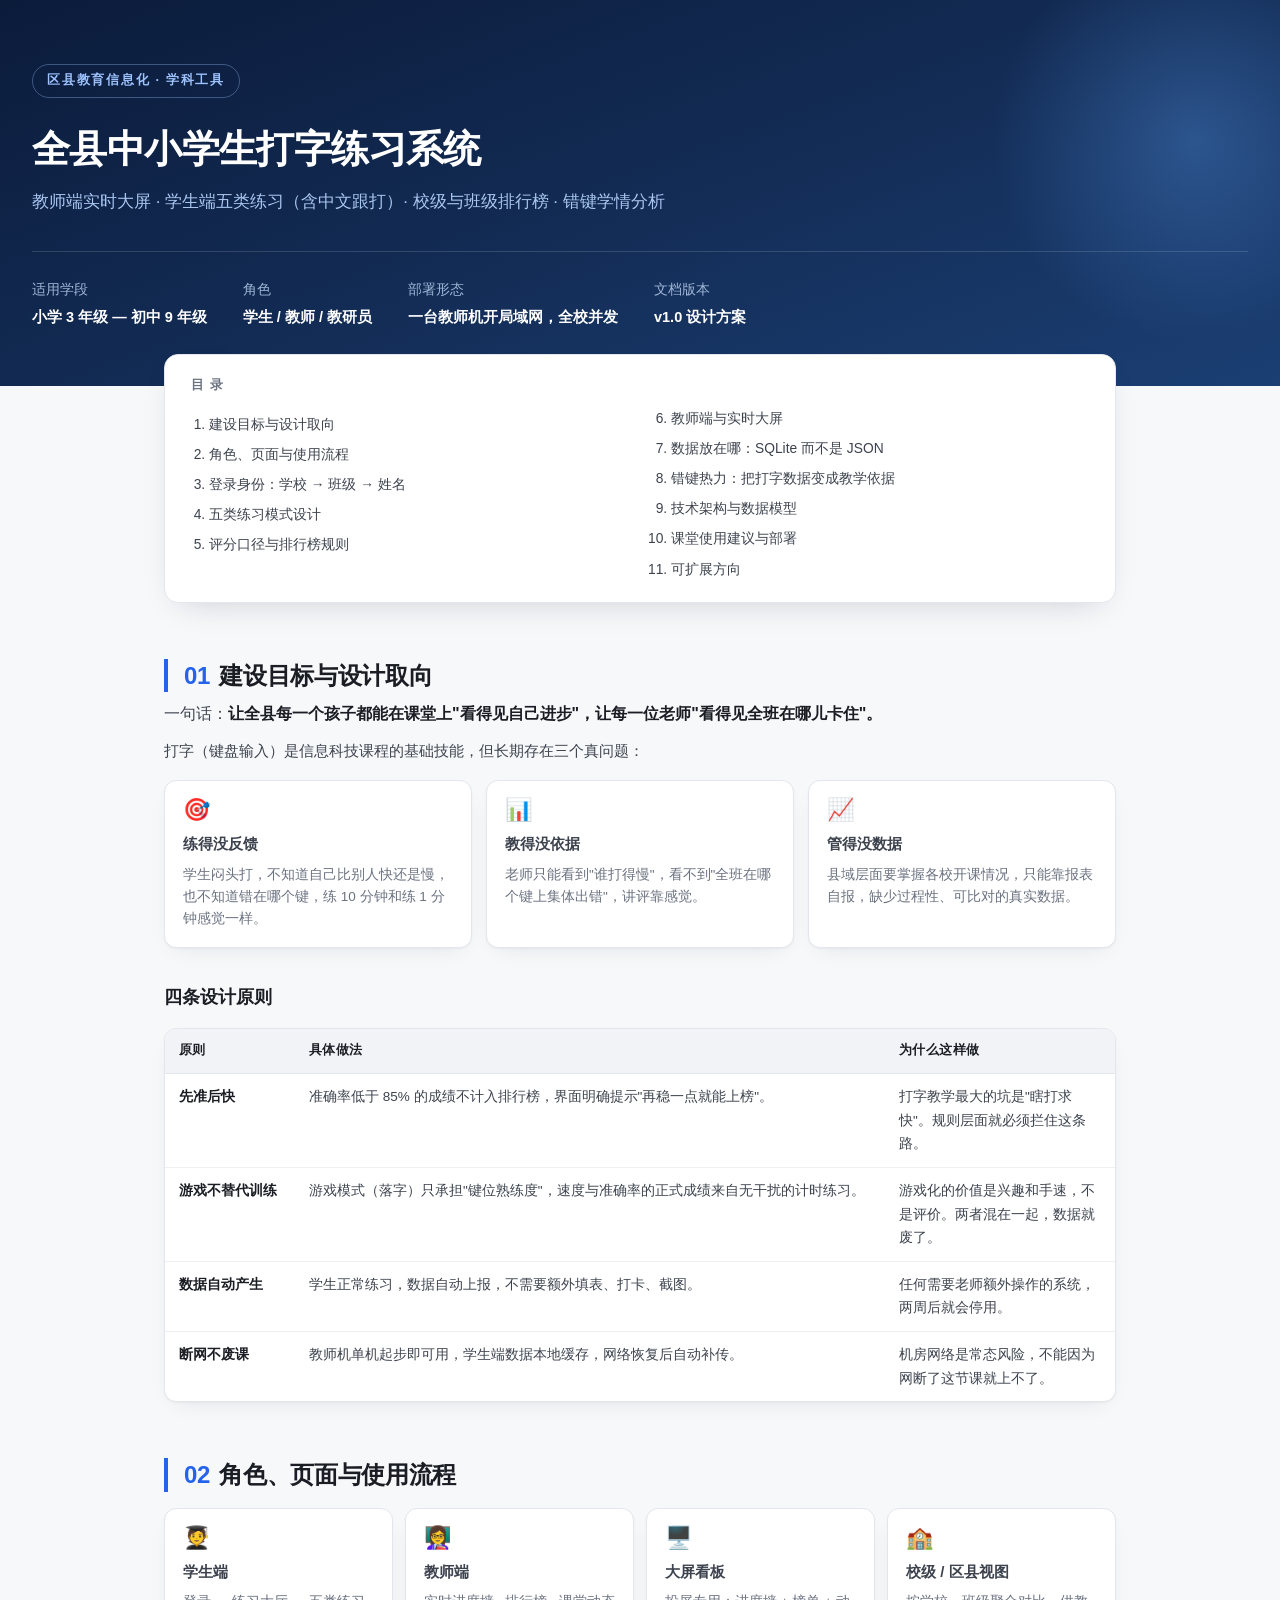
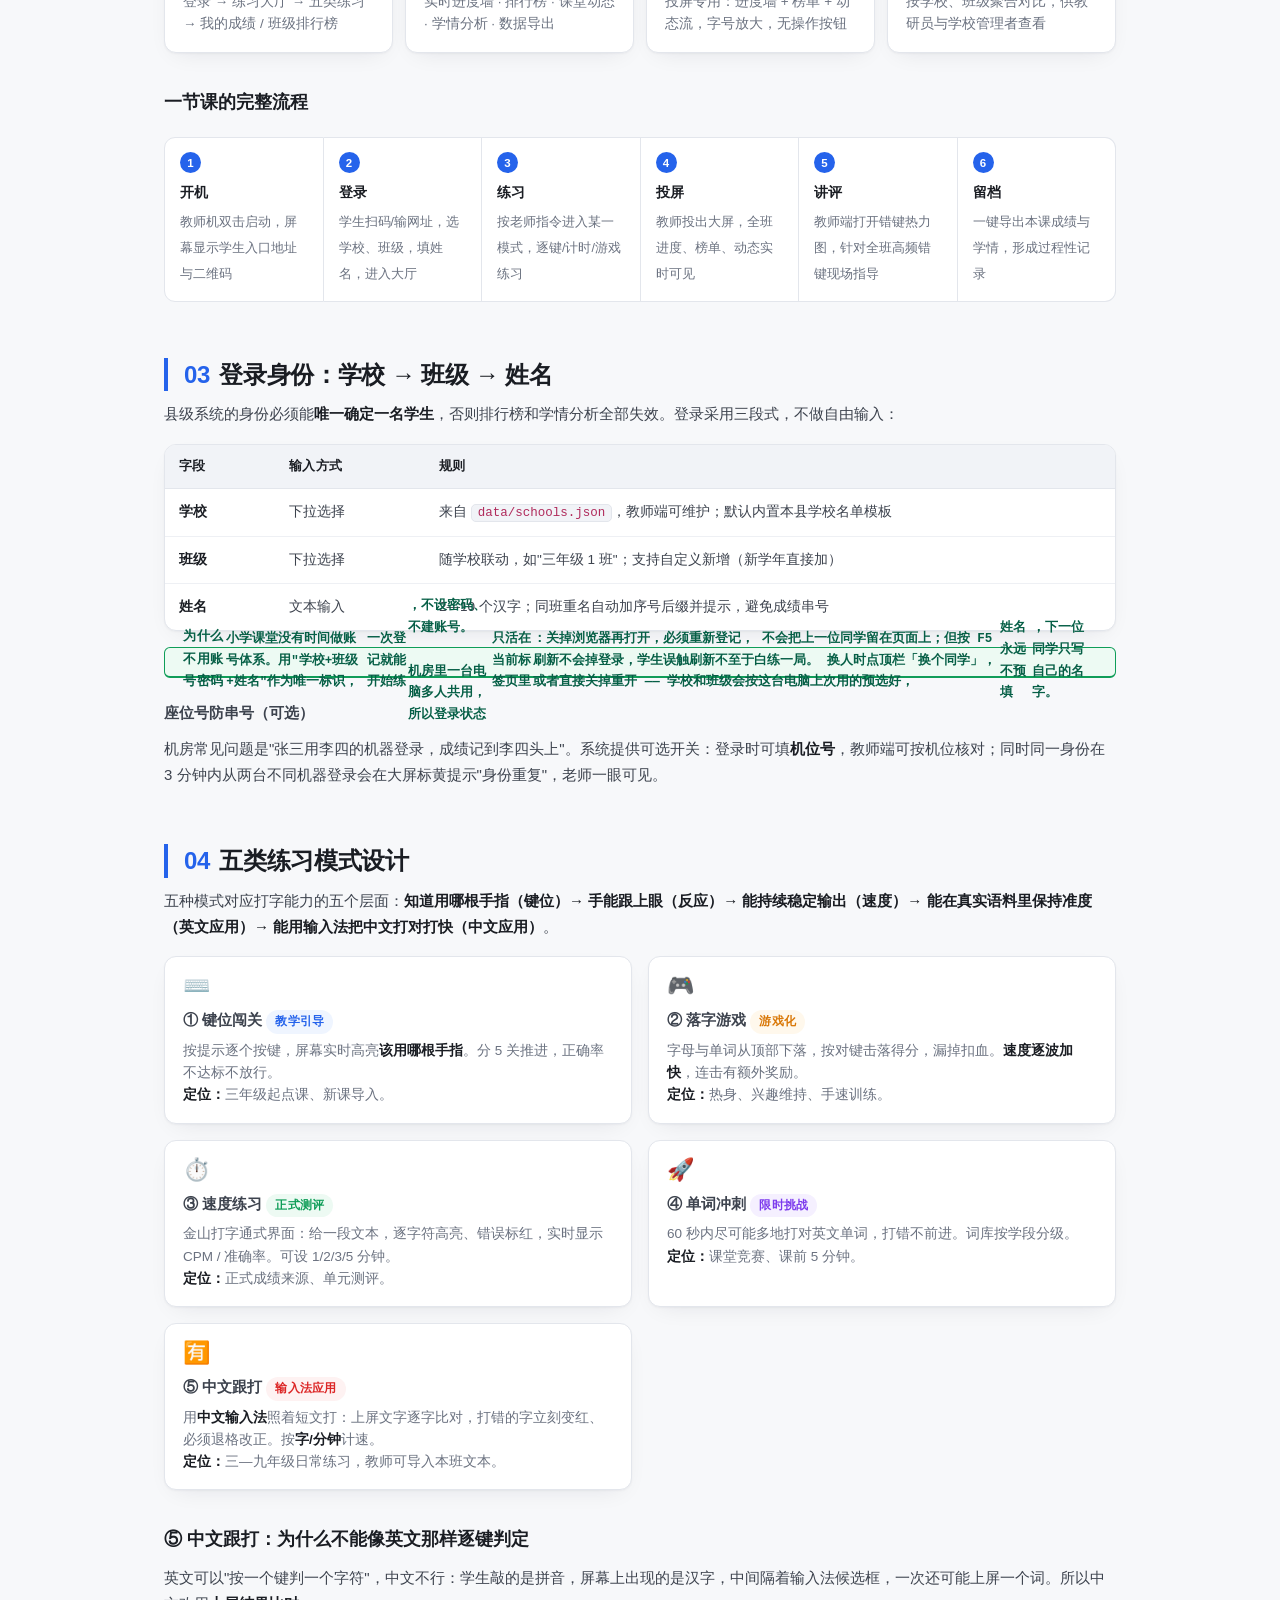
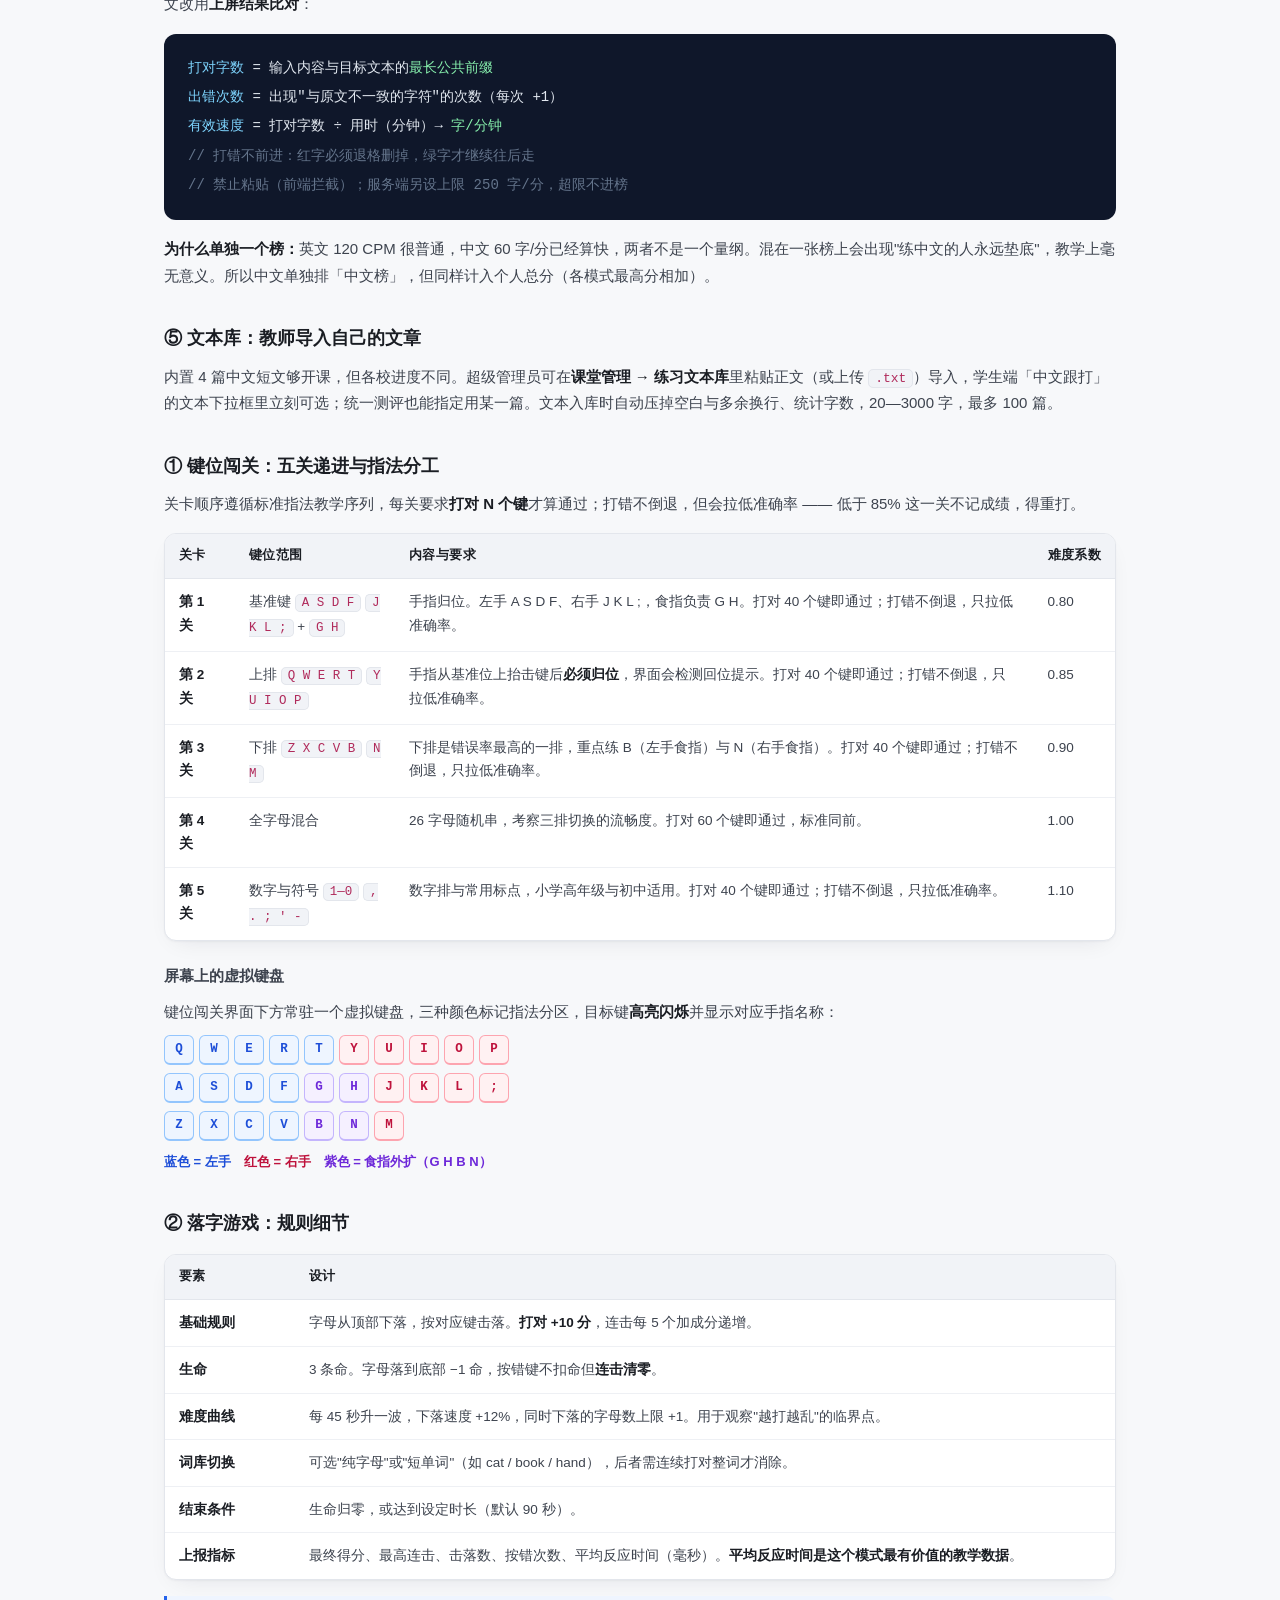
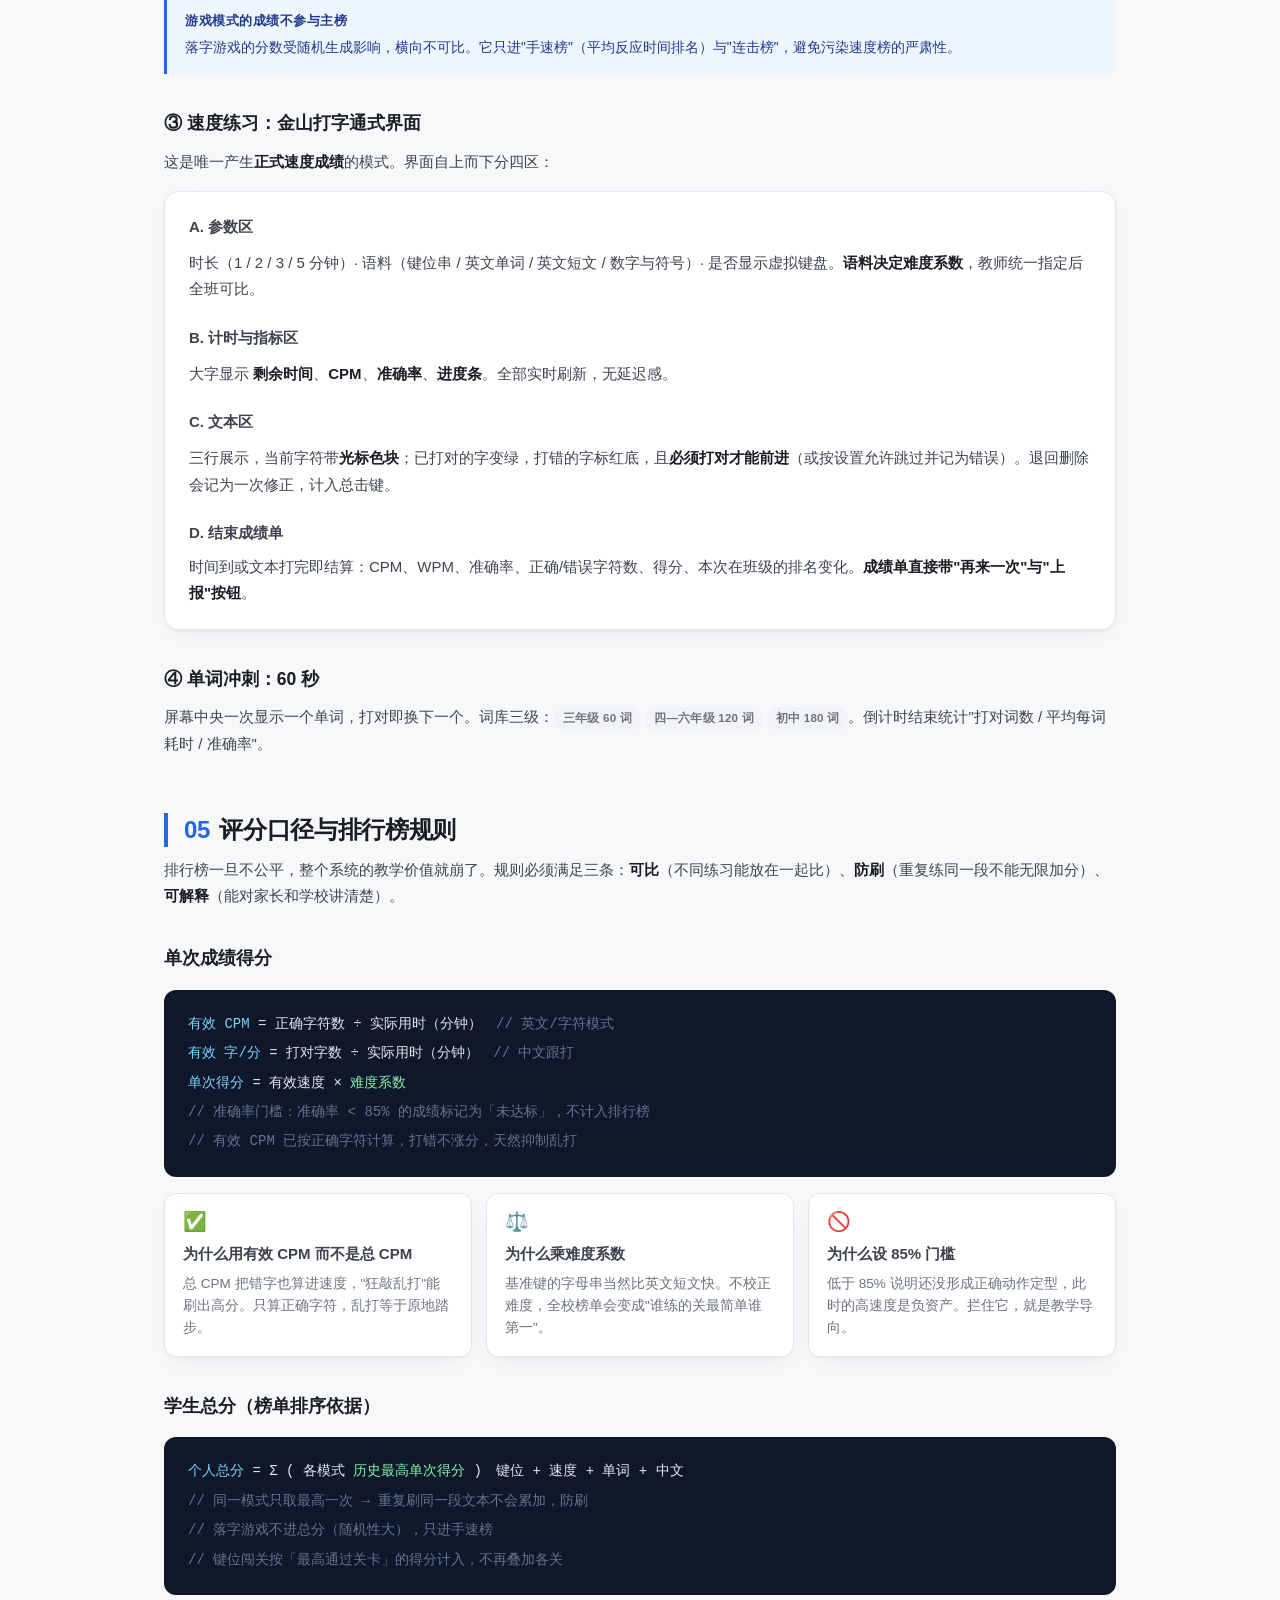
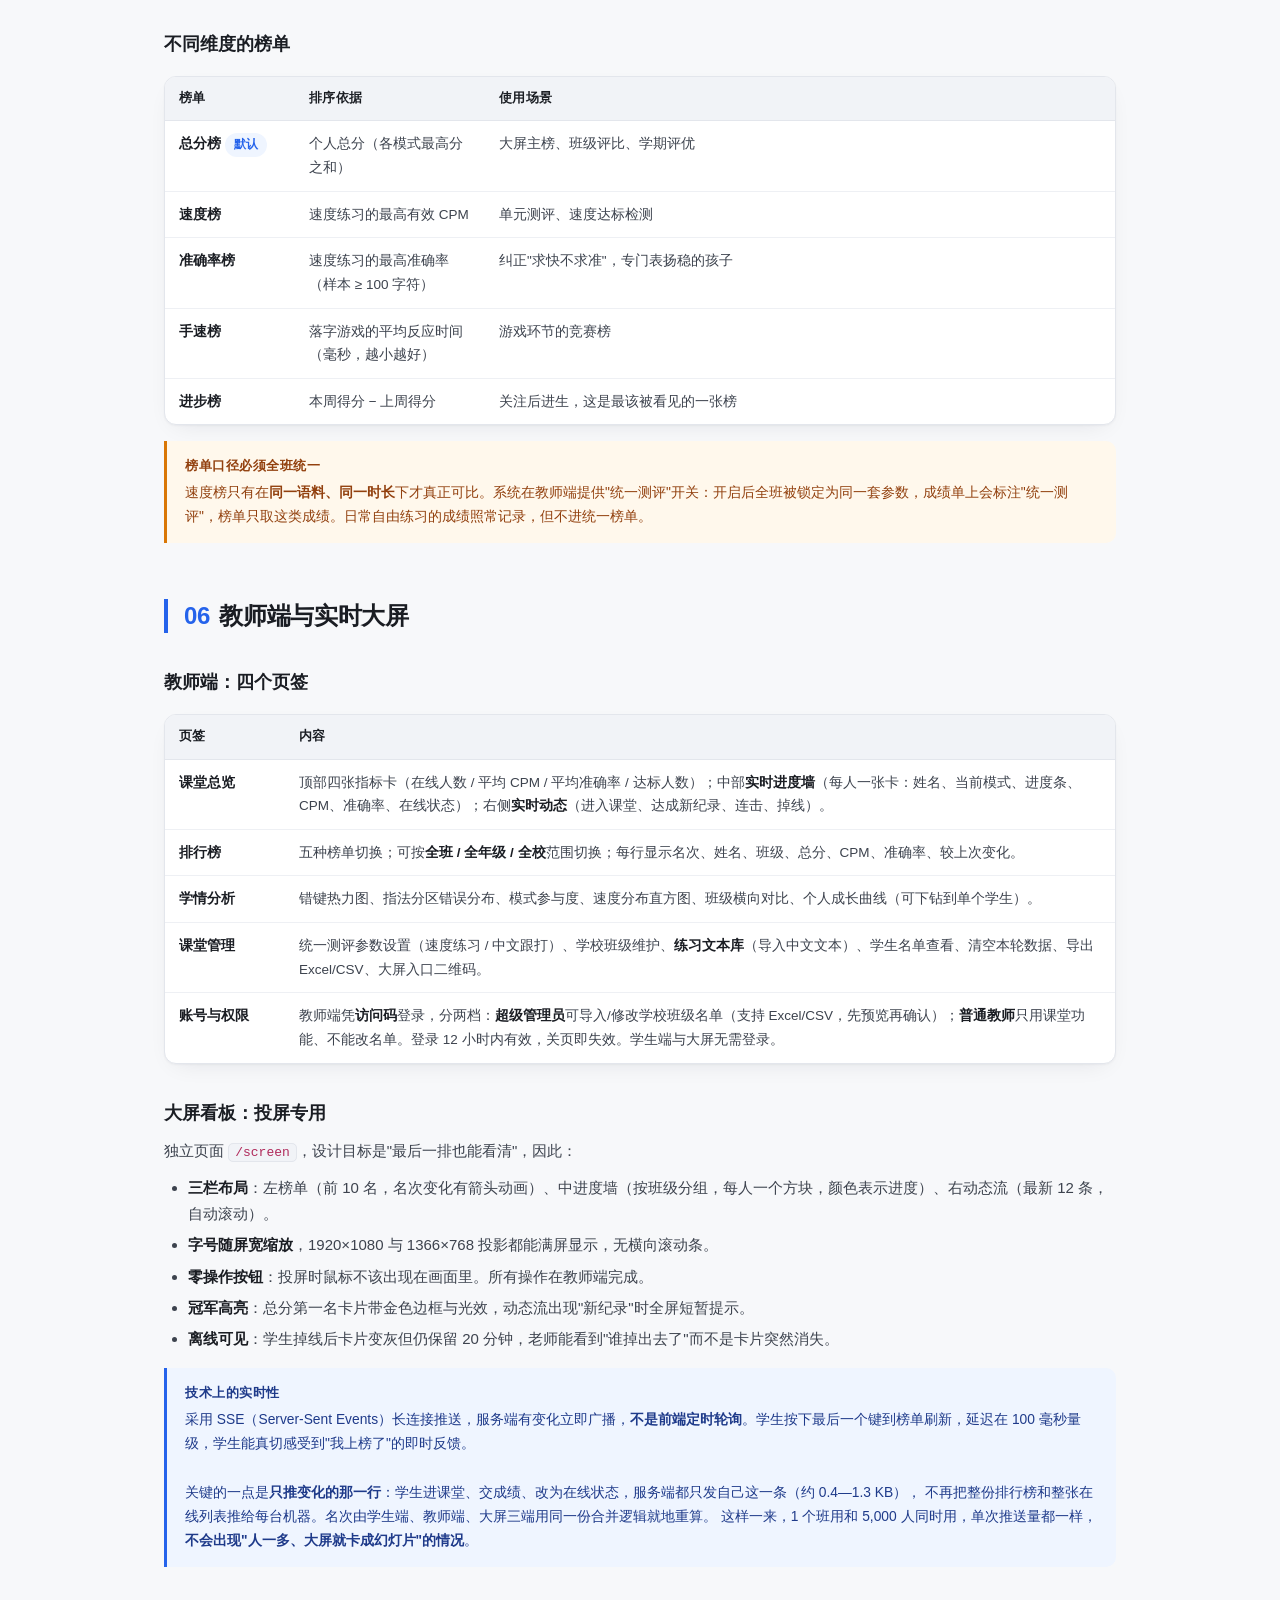
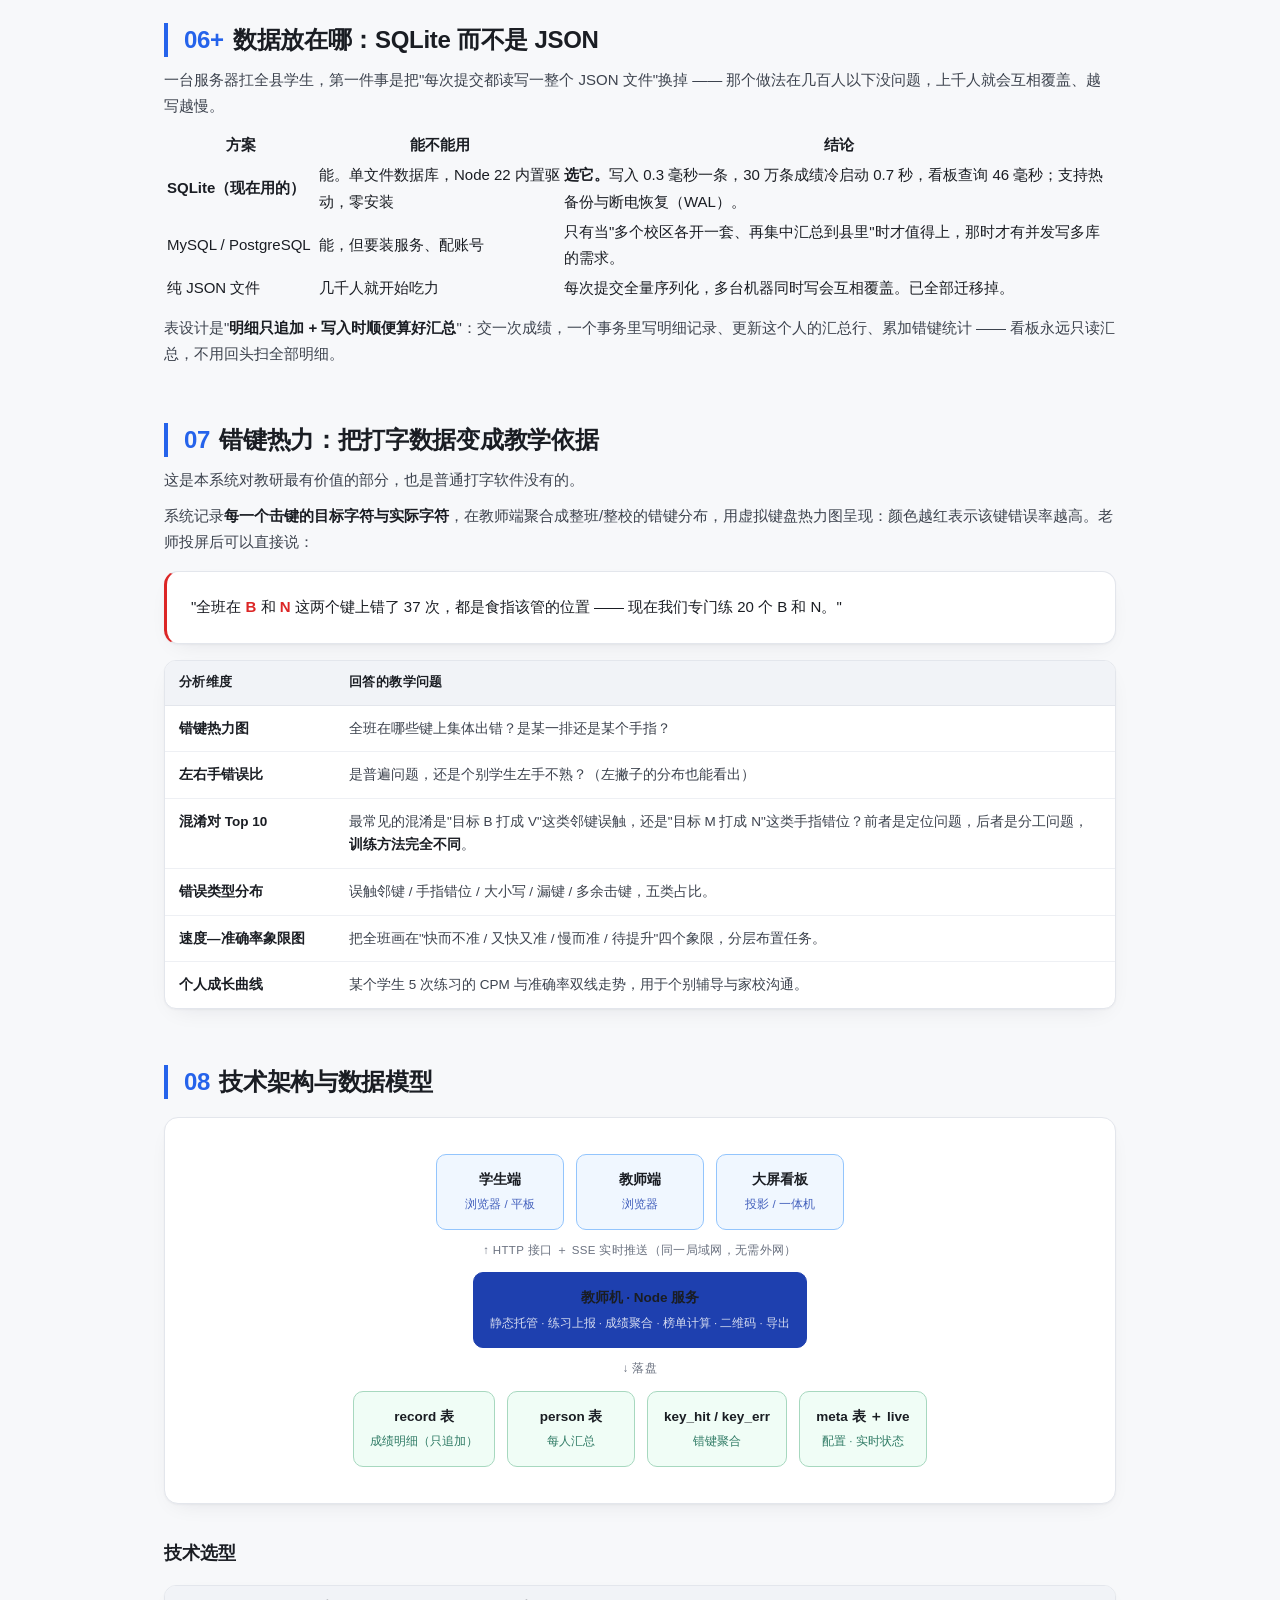
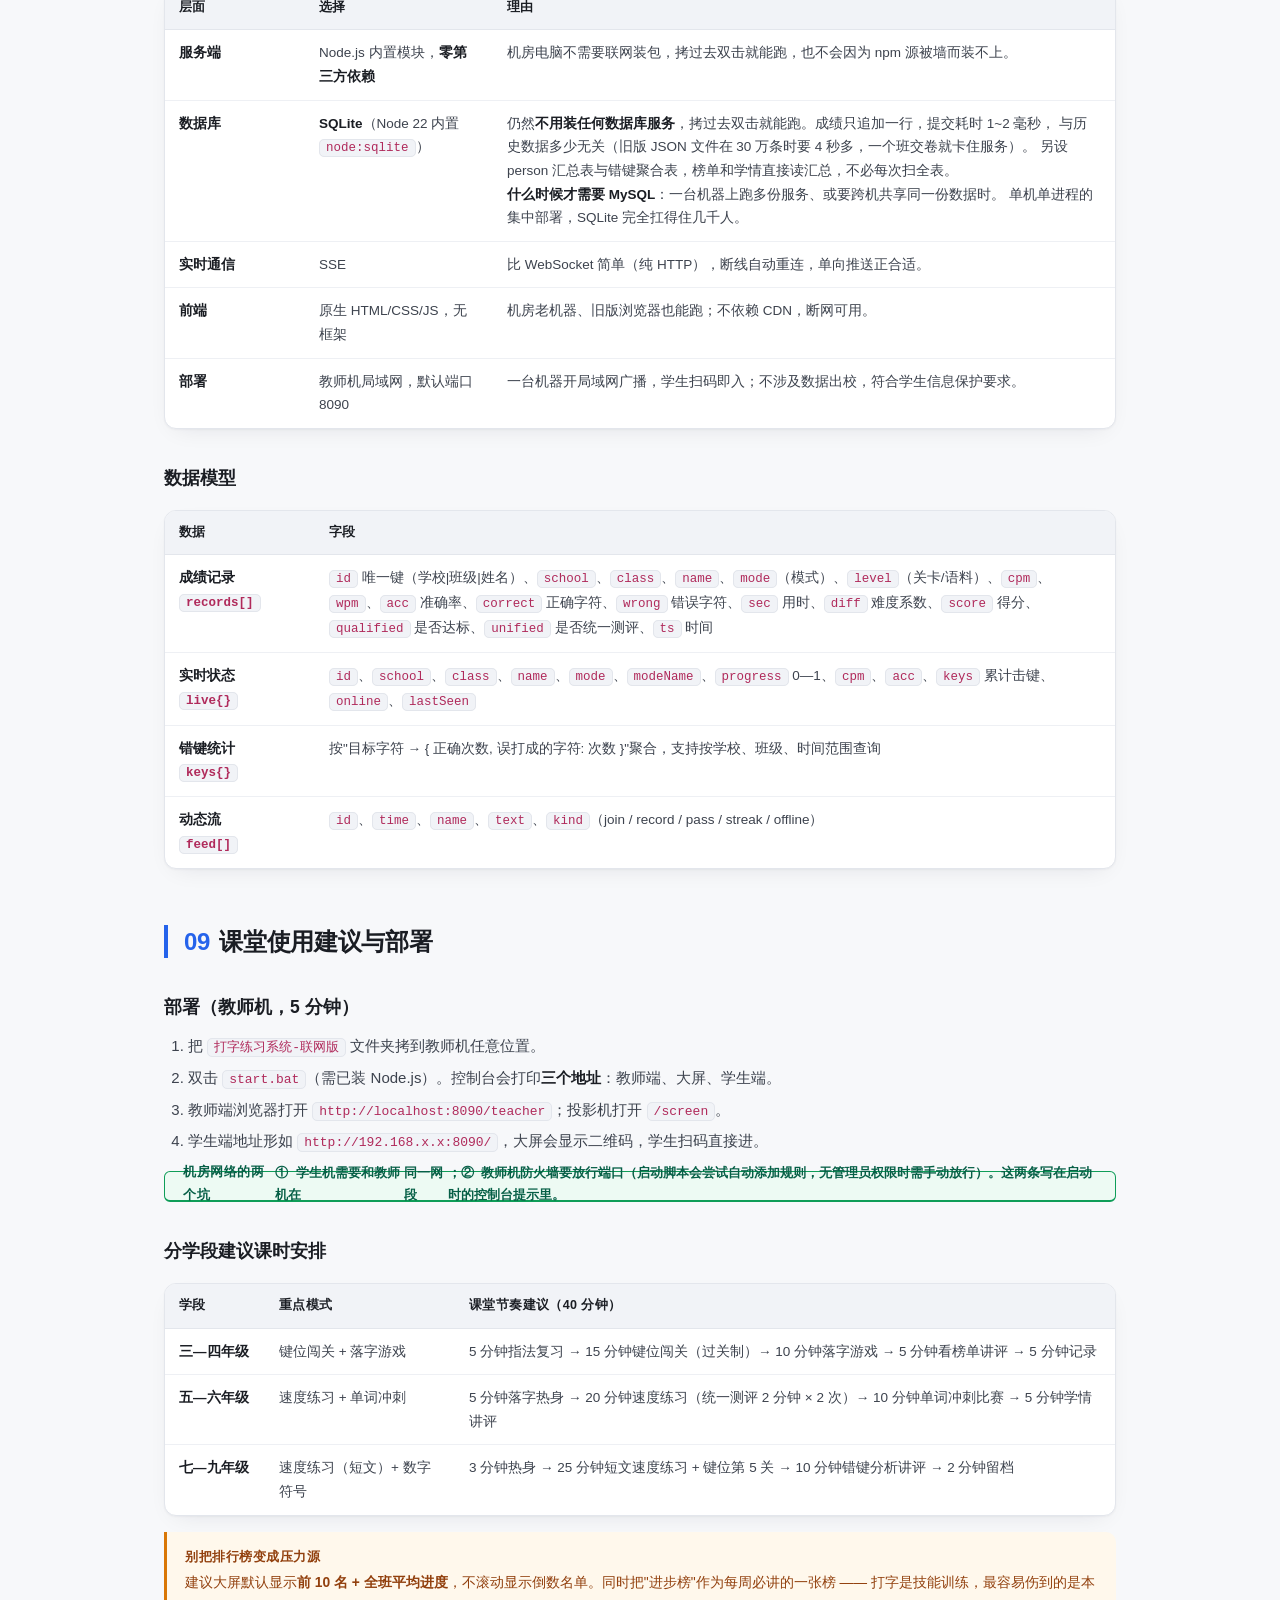
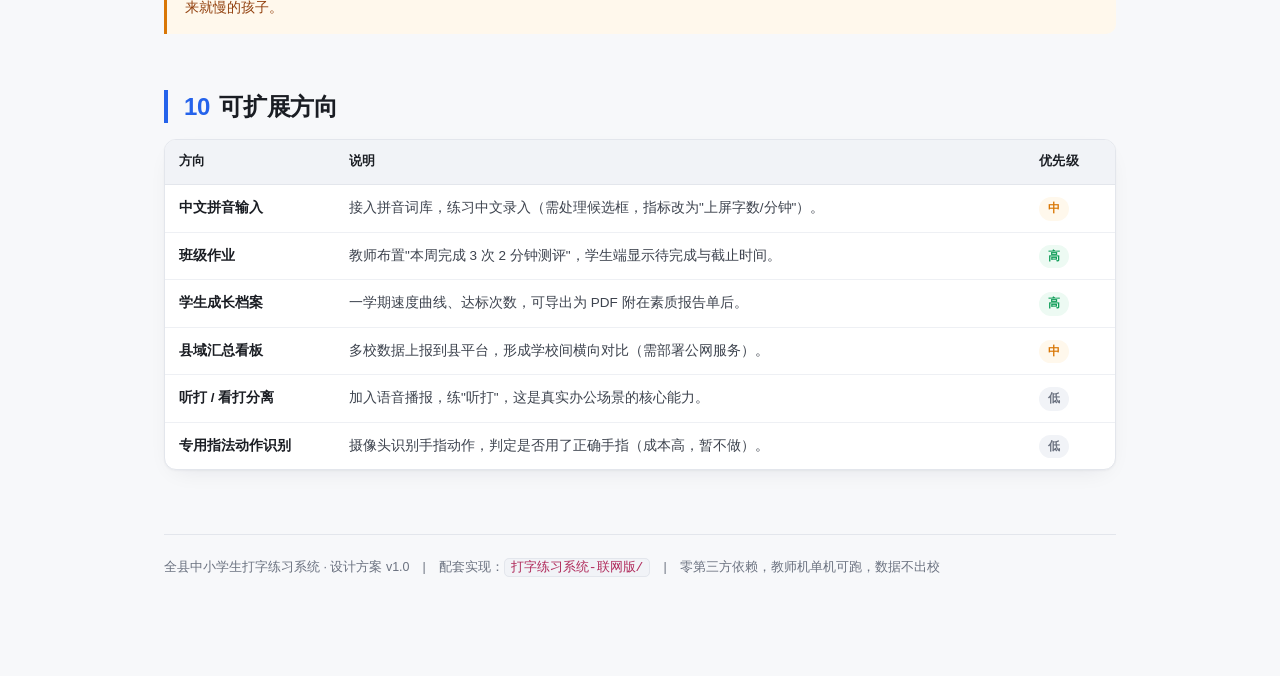
<file: 设计方案.html>
<!DOCTYPE html>
<html lang="zh-CN">
<head>
<meta charset="utf-8">
<meta name="viewport" content="width=device-width, initial-scale=1">
<title>全县中小学生打字练习系统 · 设计方案</title>
<style>
:root{
  --ink:#1a1d23; --ink2:#3d434e; --ink3:#6b7280; --line:#e3e6ec; --line2:#eef0f4;
  --bg:#ffffff; --bg2:#f7f8fa; --bg3:#f1f3f7;
  --blue:#2563eb; --blue-bg:#eff5ff;
  --green:#0f9d58; --green-bg:#edfaf3;
  --amber:#d97706; --amber-bg:#fff8ec;
  --red:#dc2626; --red-bg:#fef2f2;
  --purple:#7c3aed; --purple-bg:#f5f0ff;
  --shadow:0 1px 2px rgba(16,24,40,.04), 0 8px 24px -12px rgba(16,24,40,.12);
}
*{box-sizing:border-box}
html{-webkit-text-size-adjust:100%}
body{
  margin:0; background:var(--bg2); color:var(--ink);
  font:15px/1.75 -apple-system,BlinkMacSystemFont,"Segoe UI","Microsoft YaHei","PingFang SC",sans-serif;
  -webkit-font-smoothing:antialiased;
}
.page{max-width:1000px;margin:0 auto;padding:0 24px 96px}
/* ---------- 封面 ---------- */
.cover{
  margin:0 -24px 0; padding:64px 56px 56px;
  background:linear-gradient(160deg,#0b1b3a 0%,#122a52 46%,#1b3f74 100%);
  color:#fff; position:relative; overflow:hidden;
}
.cover:after{
  content:""; position:absolute; right:-120px; top:-90px; width:460px; height:460px;
  background:radial-gradient(circle,rgba(96,165,250,.30),transparent 62%);
}
.cover-kicker{
  display:inline-flex; align-items:center; gap:8px; font-size:12.5px; letter-spacing:.14em;
  color:#9dc3ff; border:1px solid rgba(157,195,255,.34); border-radius:99px;
  padding:5px 14px; margin-bottom:26px; font-weight:600;
}
.cover h1{
  margin:0 0 14px; font-size:38px; line-height:1.32; font-weight:800; letter-spacing:-.6px;
}
.cover h1 small{display:block;font-size:17px;font-weight:500;color:#a9c6f0;letter-spacing:0;margin-top:14px;line-height:1.7}
.cover-meta{
  display:flex; gap:36px; flex-wrap:wrap; margin-top:34px; padding-top:26px;
  border-top:1px solid rgba(255,255,255,.14); font-size:13.5px; color:#9fb6d6;
}
.cover-meta b{display:block;color:#fff;font-size:14.5px;font-weight:600;margin-top:3px}
/* ---------- 章节 ---------- */
h2{
  margin:56px 0 8px; font-size:24px; font-weight:800; letter-spacing:-.3px;
  padding-left:16px; border-left:4px solid var(--blue); line-height:1.4;
}
h2 .num{color:var(--blue);font-variant-numeric:tabular-nums;margin-right:9px}
h3{margin:34px 0 10px;font-size:17.5px;font-weight:700;color:var(--ink)}
h4{margin:22px 0 8px;font-size:15px;font-weight:700;color:var(--ink2)}
p{margin:10px 0;color:var(--ink2)}
ul,ol{margin:10px 0;padding-left:24px;color:var(--ink2)}
li{margin:5px 0}
li>strong,p>strong,b{color:var(--ink);font-weight:700}
code{
  background:var(--bg3); border:1px solid var(--line); border-radius:5px;
  padding:1px 6px; font-size:13px; font-family:"SF Mono",Consolas,"Courier New",monospace; color:#b02a5b;
}
.lead{font-size:16px;color:var(--ink2);margin-top:6px}
/* ---------- 卡片 ---------- */
.card{
  background:var(--bg); border:1px solid var(--line); border-radius:14px;
  padding:22px 24px; margin:16px 0; box-shadow:var(--shadow);
}
.grid2{display:grid;grid-template-columns:1fr 1fr;gap:16px;margin:16px 0}
.grid3{display:grid;grid-template-columns:repeat(3,1fr);gap:14px;margin:16px 0}
.grid4{display:grid;grid-template-columns:repeat(4,1fr);gap:12px;margin:16px 0}
@media(max-width:820px){.grid2,.grid3,.grid4{grid-template-columns:1fr}}
.tile{
  background:var(--bg); border:1px solid var(--line); border-radius:12px;
  padding:18px 18px 16px; box-shadow:var(--shadow);
}
.tile .ico{font-size:22px;line-height:1;margin-bottom:10px}
.tile h4{margin:0 0 6px;font-size:15px}
.tile p{margin:0;font-size:13.5px;color:var(--ink3);line-height:1.65}
/* ---------- 表格 ---------- */
.tbl{width:100%;border-collapse:separate;border-spacing:0;margin:16px 0;font-size:13.5px;background:#fff;
  border:1px solid var(--line);border-radius:12px;overflow:hidden;box-shadow:var(--shadow)}
.tbl th{
  background:var(--bg3); text-align:left; font-weight:700; color:var(--ink); font-size:12.5px;
  letter-spacing:.03em; padding:11px 14px; border-bottom:1px solid var(--line); white-space:nowrap;
}
.tbl td{padding:11px 14px;border-bottom:1px solid var(--line2);color:var(--ink2);vertical-align:top}
.tbl tr:last-child td{border-bottom:none}
.tbl td:first-child{font-weight:600;color:var(--ink)}
.tbl code{font-size:12.5px}
/* ---------- 徽标 ---------- */
.tag{display:inline-block;font-size:11.5px;font-weight:700;padding:2px 9px;border-radius:99px;line-height:1.7;letter-spacing:.02em}
.tag.blue{background:var(--blue-bg);color:var(--blue)}
.tag.green{background:var(--green-bg);color:var(--green)}
.tag.amber{background:var(--amber-bg);color:var(--amber)}
.tag.red{background:var(--red-bg);color:var(--red)}
.tag.purple{background:var(--purple-bg);color:var(--purple)}
.tag.gray{background:var(--bg3);color:var(--ink3)}
/* ---------- 提示框 ---------- */
.note{
  border-left:3px solid var(--blue); background:var(--blue-bg);
  border-radius:0 10px 10px 0; padding:14px 18px; margin:16px 0; font-size:13.8px; color:#1e3a8a;
}
.note.warn{border-color:var(--amber);background:var(--amber-bg);color:#92400e}
.note.key{border-color:var(--green);background:var(--green-bg);color:#065f46}
.note b{color:inherit}
.note .t{display:block;font-weight:800;margin-bottom:3px;font-size:13px;letter-spacing:.04em}
/* ---------- 流程 ---------- */
.flow{display:flex;align-items:stretch;gap:0;margin:20px 0;flex-wrap:wrap}
.flow .step{
  flex:1 1 0; min-width:132px; background:#fff; border:1px solid var(--line);
  padding:14px 15px; position:relative;
}
.flow .step:first-child{border-radius:11px 0 0 11px}
.flow .step:last-child{border-radius:0 11px 11px 0}
.flow .step+.step{border-left:none}
.flow .step .n{
  width:21px;height:21px;border-radius:50%;background:var(--blue);color:#fff;font-size:11.5px;
  font-weight:800;display:flex;align-items:center;justify-content:center;margin-bottom:8px;
}
.flow .step b{display:block;font-size:13.5px;margin-bottom:3px}
.flow .step span{font-size:12.5px;color:var(--ink3);line-height:1.6}
/* ---------- 架构图 ---------- */
.arch{background:#fff;border:1px solid var(--line);border-radius:14px;padding:26px 24px;margin:18px 0;box-shadow:var(--shadow)}
.arch-row{display:flex;gap:12px;align-items:stretch;justify-content:center;margin:10px 0;flex-wrap:wrap}
.arch-box{
  border-radius:10px;padding:13px 16px;font-size:13px;text-align:center;
  border:1.5px solid; min-width:128px; background:#fff;
}
.arch-box b{display:block;font-size:13.5px;margin-bottom:2px}
.arch-box span{font-size:11.5px;opacity:.82}
.arch-box.client{border-color:#93c5fd;background:#f0f7ff;color:#1e40af}
.arch-box.server{border-color:#1e40af;background:#1e40af;color:#fff}
.arch-box.data{border-color:#a7d8bf;background:#f0fdf6;color:#065f46}
.arch-box.role{border-color:#d8c8f5;background:#f8f4ff;color:#5b21b6}
.arch-arrow{display:flex;align-items:center;justify-content:center;color:#94a3b8;font-size:19px;padding:0 2px}
.arch-label{text-align:center;font-size:11.5px;color:var(--ink3);margin:2px 0 12px;letter-spacing:.03em}
/* ---------- 公式 ---------- */
.formula{
  background:#0f172a; color:#e2e8f0; border-radius:12px; padding:20px 24px; margin:16px 0;
  font-family:"SF Mono",Consolas,"Courier New",monospace; font-size:14px; line-height:2.1; overflow-x:auto;
}
.formula .c{color:#7dd3fc}
.formula .k{color:#fca5a5}
.formula .g{color:#86efac}
.formula .m{color:#64748b}
/* ---------- 键帽 ---------- */
.keys{display:flex;gap:5px;flex-wrap:wrap;margin:8px 0}
.key{
  min-width:30px;height:30px;border:1px solid #cfd6e2;border-bottom-width:2.5px;border-radius:6px;
  display:flex;align-items:center;justify-content:center;font-size:12.5px;font-weight:700;
  background:#fff;color:var(--ink2);font-family:"SF Mono",Consolas,monospace;
}
.key.l{background:#eef5ff;border-color:#93c5fd;color:#1d4ed8}
.key.r{background:#fff1f2;border-color:#fda4af;color:#be123c}
.key.m{background:#f5f0ff;border-color:#c4b5fd;color:#6d28d9}
/* ---------- 目录 ---------- */
.toc{background:#fff;border:1px solid var(--line);border-radius:14px;padding:20px 26px;margin:-32px 0 0;position:relative;
  box-shadow:0 12px 32px -16px rgba(16,24,40,.22)}
.toc h4{margin:0 0 10px;font-size:12.5px;letter-spacing:.12em;color:var(--ink3);font-weight:800}
.toc ol{margin:0;columns:2;column-gap:44px;padding-left:18px;font-size:13.8px}
.toc li{margin:6px 0;break-inside:avoid}
.toc a{color:var(--ink2);text-decoration:none}
.toc a:hover{color:var(--blue)}
@media(max-width:720px){.toc ol{columns:1}}
.footer{margin-top:64px;padding-top:22px;border-top:1px solid var(--line);font-size:12.5px;color:var(--ink3)}
</style>
</head>
<body>

<header class="cover">
  <div class="cover-kicker">区县教育信息化 · 学科工具</div>
  <h1>全县中小学生打字练习系统
    <small>教师端实时大屏 · 学生端五类练习（含中文跟打）· 校级与班级排行榜 · 错键学情分析</small>
  </h1>
  <div class="cover-meta">
    <div>适用学段<b>小学 3 年级 — 初中 9 年级</b></div>
    <div>角色<b>学生 / 教师 / 教研员</b></div>
    <div>部署形态<b>一台教师机开局域网，全校并发</b></div>
    <div>文档版本<b>v1.0 设计方案</b></div>
  </div>
</header>

<div class="page">

<nav class="toc">
  <h4>目 录</h4>
  <ol>
    <li><a href="#s1">建设目标与设计取向</a></li>
    <li><a href="#s2">角色、页面与使用流程</a></li>
    <li><a href="#s3">登录身份：学校 → 班级 → 姓名</a></li>
    <li><a href="#s4">五类练习模式设计</a></li>
    <li><a href="#s5">评分口径与排行榜规则</a></li>
    <li><a href="#s6">教师端与实时大屏</a></li>
    <li><a href="#s6b">数据放在哪：SQLite 而不是 JSON</a></li>
    <li><a href="#s7">错键热力：把打字数据变成教学依据</a></li>
    <li><a href="#s8">技术架构与数据模型</a></li>
    <li><a href="#s9">课堂使用建议与部署</a></li>
    <li><a href="#s10">可扩展方向</a></li>
  </ol>
</nav>

<h2 id="s1"><span class="num">01</span>建设目标与设计取向</h2>

<p class="lead">一句话：<b>让全县每一个孩子都能在课堂上"看得见自己进步"，让每一位老师"看得见全班在哪儿卡住"。</b></p>

<p>打字（键盘输入）是信息科技课程的基础技能，但长期存在三个真问题：</p>

<div class="grid3">
  <div class="tile">
    <div class="ico">🎯</div>
    <h4>练得没反馈</h4>
    <p>学生闷头打，不知道自己比别人快还是慢，也不知道错在哪个键，练 10 分钟和练 1 分钟感觉一样。</p>
  </div>
  <div class="tile">
    <div class="ico">📊</div>
    <h4>教得没依据</h4>
    <p>老师只能看到"谁打得慢"，看不到"全班在哪个键上集体出错"，讲评靠感觉。</p>
  </div>
  <div class="tile">
    <div class="ico">📈</div>
    <h4>管得没数据</h4>
    <p>县域层面要掌握各校开课情况，只能靠报表自报，缺少过程性、可比对的真实数据。</p>
  </div>
</div>

<h3>四条设计原则</h3>

<table class="tbl">
  <thead><tr><th style="width:130px">原则</th><th>具体做法</th><th style="width:230px">为什么这样做</th></tr></thead>
  <tbody>
    <tr>
      <td>先准后快</td>
      <td>准确率低于 85% 的成绩不计入排行榜，界面明确提示"再稳一点就能上榜"。</td>
      <td>打字教学最大的坑是"瞎打求快"。规则层面就必须拦住这条路。</td>
    </tr>
    <tr>
      <td>游戏不替代训练</td>
      <td>游戏模式（落字）只承担"键位熟练度"，速度与准确率的正式成绩来自无干扰的计时练习。</td>
      <td>游戏化的价值是兴趣和手速，不是评价。两者混在一起，数据就废了。</td>
    </tr>
    <tr>
      <td>数据自动产生</td>
      <td>学生正常练习，数据自动上报，不需要额外填表、打卡、截图。</td>
      <td>任何需要老师额外操作的系统，两周后就会停用。</td>
    </tr>
    <tr>
      <td>断网不废课</td>
      <td>教师机单机起步即可用，学生端数据本地缓存，网络恢复后自动补传。</td>
      <td>机房网络是常态风险，不能因为网断了这节课就上不了。</td>
    </tr>
  </tbody>
</table>

<h2 id="s2"><span class="num">02</span>角色、页面与使用流程</h2>

<div class="grid4">
  <div class="tile">
    <div class="ico">🧑‍🎓</div>
    <h4>学生端</h4>
    <p>登录 → 练习大厅 → 五类练习 → 我的成绩 / 班级排行榜</p>
  </div>
  <div class="tile">
    <div class="ico">👩‍🏫</div>
    <h4>教师端</h4>
    <p>实时进度墙 · 排行榜 · 课堂动态 · 学情分析 · 数据导出</p>
  </div>
  <div class="tile">
    <div class="ico">🖥️</div>
    <h4>大屏看板</h4>
    <p>投屏专用：进度墙 + 榜单 + 动态流，字号放大，无操作按钮</p>
  </div>
  <div class="tile">
    <div class="ico">🏫</div>
    <h4>校级 / 区县视图</h4>
    <p>按学校、班级聚合对比，供教研员与学校管理者查看</p>
  </div>
</div>

<h3>一节课的完整流程</h3>

<div class="flow">
  <div class="step"><div class="n">1</div><b>开机</b><span>教师机双击启动，屏幕显示学生入口地址与二维码</span></div>
  <div class="step"><div class="n">2</div><b>登录</b><span>学生扫码/输网址，选学校、班级，填姓名，进入大厅</span></div>
  <div class="step"><div class="n">3</div><b>练习</b><span>按老师指令进入某一模式，逐键/计时/游戏练习</span></div>
  <div class="step"><div class="n">4</div><b>投屏</b><span>教师投出大屏，全班进度、榜单、动态实时可见</span></div>
  <div class="step"><div class="n">5</div><b>讲评</b><span>教师端打开错键热力图，针对全班高频错键现场指导</span></div>
  <div class="step"><div class="n">6</div><b>留档</b><span>一键导出本课成绩与学情，形成过程性记录</span></div>
</div>

<h2 id="s3"><span class="num">03</span>登录身份：学校 → 班级 → 姓名</h2>

<p>县级系统的身份必须能<b>唯一确定一名学生</b>，否则排行榜和学情分析全部失效。登录采用三段式，不做自由输入：</p>

<table class="tbl">
  <thead><tr><th style="width:110px">字段</th><th style="width:150px">输入方式</th><th>规则</th></tr></thead>
  <tbody>
    <tr><td>学校</td><td>下拉选择</td><td>来自 <code>data/schools.json</code>，教师端可维护；默认内置本县学校名单模板</td></tr>
    <tr><td>班级</td><td>下拉选择</td><td>随学校联动，如"三年级 1 班"；支持自定义新增（新学年直接加）</td></tr>
    <tr><td>姓名</td><td>文本输入</td><td>2—10 个汉字；同班重名自动加序号后缀并提示，避免成绩串号</td></tr>
  </tbody>
</table>

<div class="note key">
  <span class="t">为什么不用账号密码</span>
  小学课堂没有时间做账号体系。用"学校+班级+姓名"作为唯一标识，<b>一次登记就能开始练</b>，不设密码、不建账号。
  <br><br>
  机房里一台电脑多人共用，所以登录状态<b>只活在当前标签页里</b>：关掉浏览器再打开，必须重新登记，
  不会把上一位同学留在页面上；但按 F5 刷新不会掉登录，学生误触刷新不至于白练一局。
  换人时点顶栏「换个同学」，或者直接关掉重开 —— 学校和班级会按这台电脑上次用的预选好，
  <b>姓名永远不预填</b>，下一位同学只写自己的名字。
</div>

<h4>座位号防串号（可选）</h4>
<p>机房常见问题是"张三用李四的机器登录，成绩记到李四头上"。系统提供可选开关：登录时可填<b>机位号</b>，教师端可按机位核对；同时同一身份在 3 分钟内从两台不同机器登录会在大屏标黄提示"身份重复"，老师一眼可见。</p>

<h2 id="s4"><span class="num">04</span>五类练习模式设计</h2>

<p>五种模式对应打字能力的五个层面：<b>知道用哪根手指（键位）→ 手能跟上眼（反应）→ 能持续稳定输出（速度）→ 能在真实语料里保持准度（英文应用）→ 能用输入法把中文打对打快（中文应用）</b>。</p>

<div class="grid2">
  <div class="tile">
    <div class="ico">⌨️</div>
    <h4>① 键位闯关 <span class="tag blue">教学引导</span></h4>
    <p>按提示逐个按键，屏幕实时高亮<b>该用哪根手指</b>。分 5 关推进，正确率不达标不放行。<br><b>定位：</b>三年级起点课、新课导入。</p>
  </div>
  <div class="tile">
    <div class="ico">🎮</div>
    <h4>② 落字游戏 <span class="tag amber">游戏化</span></h4>
    <p>字母与单词从顶部下落，按对键击落得分，漏掉扣血。<b>速度逐波加快</b>，连击有额外奖励。<br><b>定位：</b>热身、兴趣维持、手速训练。</p>
  </div>
  <div class="tile">
    <div class="ico">⏱️</div>
    <h4>③ 速度练习 <span class="tag green">正式测评</span></h4>
    <p>金山打字通式界面：给一段文本，逐字符高亮、错误标红，实时显示 CPM / 准确率。可设 1/2/3/5 分钟。<br><b>定位：</b>正式成绩来源、单元测评。</p>
  </div>
  <div class="tile">
    <div class="ico">🚀</div>
    <h4>④ 单词冲刺 <span class="tag purple">限时挑战</span></h4>
    <p>60 秒内尽可能多地打对英文单词，打错不前进。词库按学段分级。<br><b>定位：</b>课堂竞赛、课前 5 分钟。</p>
  </div>
  <div class="tile">
    <div class="ico">🈶</div>
    <h4>⑤ 中文跟打 <span class="tag red">输入法应用</span></h4>
    <p>用<b>中文输入法</b>照着短文打：上屏文字逐字比对，打错的字立刻变红、必须退格改正。按<b>字/分钟</b>计速。<br><b>定位：</b>三—九年级日常练习，教师可导入本班文本。</p>
  </div>
</div>

<h3>⑤ 中文跟打：为什么不能像英文那样逐键判定</h3>

<p>英文可以"按一个键判一个字符"，中文不行：学生敲的是拼音，屏幕上出现的是汉字，中间隔着输入法候选框，一次还可能上屏一个词。所以中文改用<b>上屏结果比对</b>：</p>

<div class="formula">
<span class="c">打对字数</span> = 输入内容与目标文本的<span class="g">最长公共前缀</span><br>
<span class="c">出错次数</span> = 出现"与原文不一致的字符"的次数（每次 +1）<br>
<span class="c">有效速度</span> = 打对字数 ÷ 用时（分钟）→ <span class="g">字/分钟</span><br>
<span class="m">// 打错不前进：红字必须退格删掉，绿字才继续往后走</span><br>
<span class="m">// 禁止粘贴（前端拦截）；服务端另设上限 250 字/分，超限不进榜</span>
</div>

<p><b>为什么单独一个榜：</b>英文 120 CPM 很普通，中文 60 字/分已经算快，两者不是一个量纲。混在一张榜上会出现"练中文的人永远垫底"，教学上毫无意义。所以中文单独排「中文榜」，但同样计入个人总分（各模式最高分相加）。</p>

<h3>⑤ 文本库：教师导入自己的文章</h3>

<p>内置 4 篇中文短文够开课，但各校进度不同。超级管理员可在<b>课堂管理 → 练习文本库</b>里粘贴正文（或上传 <code>.txt</code>）导入，学生端「中文跟打」的文本下拉框里立刻可选；统一测评也能指定用某一篇。文本入库时自动压掉空白与多余换行、统计字数，20—3000 字，最多 100 篇。</p>

<h3>① 键位闯关：五关递进与指法分工</h3>

<p>关卡顺序遵循标准指法教学序列，每关要求<b>打对 N 个键</b>才算通过；打错不倒退，但会拉低准确率 —— 低于 85% 这一关不记成绩，得重打。</p>

<table class="tbl">
  <thead><tr><th style="width:70px">关卡</th><th style="width:160px">键位范围</th><th>内容与要求</th><th style="width:80px">难度系数</th></tr></thead>
  <tbody>
    <tr><td>第 1 关</td><td>基准键 <code>A S D F</code> <code>J K L ;</code> + <code>G H</code></td>
      <td>手指归位。左手 A S D F、右手 J K L ;，食指负责 G H。打对 40 个键即通过；打错不倒退，只拉低准确率。</td><td>0.80</td></tr>
    <tr><td>第 2 关</td><td>上排 <code>Q W E R T</code> <code>Y U I O P</code></td>
      <td>手指从基准位上抬击键后<b>必须归位</b>，界面会检测回位提示。打对 40 个键即通过；打错不倒退，只拉低准确率。</td><td>0.85</td></tr>
    <tr><td>第 3 关</td><td>下排 <code>Z X C V B</code> <code>N M</code></td>
      <td>下排是错误率最高的一排，重点练 B（左手食指）与 N（右手食指）。打对 40 个键即通过；打错不倒退，只拉低准确率。</td><td>0.90</td></tr>
    <tr><td>第 4 关</td><td>全字母混合</td>
      <td>26 字母随机串，考察三排切换的流畅度。打对 60 个键即通过，标准同前。</td><td>1.00</td></tr>
    <tr><td>第 5 关</td><td>数字与符号 <code>1—0</code> <code>, . ; ' -</code></td>
      <td>数字排与常用标点，小学高年级与初中适用。打对 40 个键即通过；打错不倒退，只拉低准确率。</td><td>1.10</td></tr>
  </tbody>
</table>

<h4>屏幕上的虚拟键盘</h4>
<p>键位闯关界面下方常驻一个虚拟键盘，三种颜色标记指法分区，目标键<b>高亮闪烁</b>并显示对应手指名称：</p>
<div class="keys">
  <span class="key l">Q</span><span class="key l">W</span><span class="key l">E</span><span class="key l">R</span><span class="key l">T</span>
  <span class="key r">Y</span><span class="key r">U</span><span class="key r">I</span><span class="key r">O</span><span class="key r">P</span>
</div>
<div class="keys">
  <span class="key l">A</span><span class="key l">S</span><span class="key l">D</span><span class="key l">F</span><span class="key m">G</span>
  <span class="key m">H</span><span class="key r">J</span><span class="key r">K</span><span class="key r">L</span><span class="key r">;</span>
</div>
<div class="keys">
  <span class="key l">Z</span><span class="key l">X</span><span class="key l">C</span><span class="key l">V</span><span class="key m">B</span>
  <span class="key m">N</span><span class="key r">M</span>
</div>
<p style="font-size:13px;color:#6b7280">
  <span class="lead" style="font-size:13px"></span>
  <b style="color:#1d4ed8">蓝色 = 左手</b>　<b style="color:#be123c">红色 = 右手</b>　<b style="color:#6d28d9">紫色 = 食指外扩（G H B N）</b>
</p>

<h3>② 落字游戏：规则细节</h3>

<table class="tbl">
  <thead><tr><th style="width:130px">要素</th><th>设计</th></tr></thead>
  <tbody>
    <tr><td>基础规则</td><td>字母从顶部下落，按对应键击落。<b>打对 +10 分</b>，连击每 5 个加成分递增。</td></tr>
    <tr><td>生命</td><td>3 条命。字母落到底部 −1 命，按错键不扣命但<b>连击清零</b>。</td></tr>
    <tr><td>难度曲线</td><td>每 45 秒升一波，下落速度 +12%，同时下落的字母数上限 +1。用于观察"越打越乱"的临界点。</td></tr>
    <tr><td>词库切换</td><td>可选"纯字母"或"短单词"（如 cat / book / hand），后者需连续打对整词才消除。</td></tr>
    <tr><td>结束条件</td><td>生命归零，或达到设定时长（默认 90 秒）。</td></tr>
    <tr><td>上报指标</td><td>最终得分、最高连击、击落数、按错次数、平均反应时间（毫秒）。<b>平均反应时间是这个模式最有价值的教学数据</b>。</td></tr>
  </tbody>
</table>

<div class="note">
  <span class="t">游戏模式的成绩不参与主榜</span>
  落字游戏的分数受随机生成影响，横向不可比。它只进"手速榜"（平均反应时间排名）与"连击榜"，避免污染速度榜的严肃性。
</div>

<h3>③ 速度练习：金山打字通式界面</h3>

<p>这是唯一产生<b>正式速度成绩</b>的模式。界面自上而下分四区：</p>

<div class="card">
  <h4 style="margin-top:0">A. 参数区</h4>
  <p style="margin-bottom:14px">时长（1 / 2 / 3 / 5 分钟）· 语料（键位串 / 英文单词 / 英文短文 / 数字与符号）· 是否显示虚拟键盘。<b>语料决定难度系数</b>，教师统一指定后全班可比。</p>
  <h4>B. 计时与指标区</h4>
  <p style="margin-bottom:14px">大字显示 <b>剩余时间</b>、<b>CPM</b>、<b>准确率</b>、<b>进度条</b>。全部实时刷新，无延迟感。</p>
  <h4>C. 文本区</h4>
  <p style="margin-bottom:14px">三行展示，当前字符带<b>光标色块</b>；已打对的字变绿，打错的字标红底，且<b>必须打对才能前进</b>（或按设置允许跳过并记为错误）。退回删除会记为一次修正，计入总击键。</p>
  <h4>D. 结束成绩单</h4>
  <p style="margin:0">时间到或文本打完即结算：CPM、WPM、准确率、正确/错误字符数、得分、本次在班级的排名变化。<b>成绩单直接带"再来一次"与"上报"按钮</b>。</p>
</div>

<h3>④ 单词冲刺：60 秒</h3>
<p>屏幕中央一次显示一个单词，打对即换下一个。词库三级：<span class="tag gray">三年级 60 词</span> <span class="tag gray">四—六年级 120 词</span> <span class="tag gray">初中 180 词</span>。倒计时结束统计"打对词数 / 平均每词耗时 / 准确率"。</p>

<h2 id="s5"><span class="num">05</span>评分口径与排行榜规则</h2>

<p>排行榜一旦不公平，整个系统的教学价值就崩了。规则必须满足三条：<b>可比</b>（不同练习能放在一起比）、<b>防刷</b>（重复练同一段不能无限加分）、<b>可解释</b>（能对家长和学校讲清楚）。</p>

<h3>单次成绩得分</h3>

<div class="formula">
<span class="c">有效 CPM</span> = 正确字符数 ÷ 实际用时（分钟）　<span class="m">// 英文/字符模式</span><br>
<span class="c">有效 字/分</span> = 打对字数 ÷ 实际用时（分钟）　<span class="m">// 中文跟打</span><br>
<span class="c">单次得分</span> = 有效速度 × <span class="g">难度系数</span><br>
<span class="m">// 准确率门槛：准确率 &lt; 85% 的成绩标记为「未达标」，不计入排行榜</span><br>
<span class="m">// 有效 CPM 已按正确字符计算，打错不涨分，天然抑制乱打</span>
</div>

<div class="grid3">
  <div class="tile">
    <div class="ico" style="font-size:19px">✅</div>
    <h4>为什么用有效 CPM 而不是总 CPM</h4>
    <p>总 CPM 把错字也算进速度，"狂敲乱打"能刷出高分。只算正确字符，乱打等于原地踏步。</p>
  </div>
  <div class="tile">
    <div class="ico" style="font-size:19px">⚖️</div>
    <h4>为什么乘难度系数</h4>
    <p>基准键的字母串当然比英文短文快。不校正难度，全校榜单会变成"谁练的关最简单谁第一"。</p>
  </div>
  <div class="tile">
    <div class="ico" style="font-size:19px">🚫</div>
    <h4>为什么设 85% 门槛</h4>
    <p>低于 85% 说明还没形成正确动作定型，此时的高速度是负资产。拦住它，就是教学导向。</p>
  </div>
</div>

<h3>学生总分（榜单排序依据）</h3>

<div class="formula">
<span class="c">个人总分</span> = Σ ( 各模式 <span class="g">历史最高单次得分</span> )　键位 + 速度 + 单词 + 中文<br>
<span class="m">// 同一模式只取最高一次 → 重复刷同一段文本不会累加，防刷</span><br>
<span class="m">// 落字游戏不进总分（随机性大），只进手速榜</span><br>
<span class="m">// 键位闯关按「最高通过关卡」的得分计入，不再叠加各关</span>
</div>

<h3>不同维度的榜单</h3>

<table class="tbl">
  <thead><tr><th style="width:130px">榜单</th><th style="width:190px">排序依据</th><th>使用场景</th></tr></thead>
  <tbody>
    <tr><td><b>总分榜</b> <span class="tag blue">默认</span></td><td>个人总分（各模式最高分之和）</td><td>大屏主榜、班级评比、学期评优</td></tr>
    <tr><td>速度榜</td><td>速度练习的最高有效 CPM</td><td>单元测评、速度达标检测</td></tr>
    <tr><td>准确率榜</td><td>速度练习的最高准确率（样本 ≥ 100 字符）</td><td>纠正"求快不求准"，专门表扬稳的孩子</td></tr>
    <tr><td>手速榜</td><td>落字游戏的平均反应时间（毫秒，越小越好）</td><td>游戏环节的竞赛榜</td></tr>
    <tr><td>进步榜</td><td>本周得分 − 上周得分</td><td>关注后进生，这是最该被看见的一张榜</td></tr>
  </tbody>
</table>

<div class="note warn">
  <span class="t">榜单口径必须全班统一</span>
  速度榜只有在<b>同一语料、同一时长</b>下才真正可比。系统在教师端提供"统一测评"开关：开启后全班被锁定为同一套参数，成绩单上会标注"统一测评"，榜单只取这类成绩。日常自由练习的成绩照常记录，但不进统一榜单。
</div>

<h2 id="s6"><span class="num">06</span>教师端与实时大屏</h2>

<h3>教师端：四个页签</h3>

<table class="tbl">
  <thead><tr><th style="width:120px">页签</th><th>内容</th></tr></thead>
  <tbody>
    <tr><td>课堂总览</td>
      <td>顶部四张指标卡（在线人数 / 平均 CPM / 平均准确率 / 达标人数）；中部<b>实时进度墙</b>（每人一张卡：姓名、当前模式、进度条、CPM、准确率、在线状态）；右侧<b>实时动态</b>（进入课堂、达成新纪录、连击、掉线）。</td></tr>
    <tr><td>排行榜</td>
      <td>五种榜单切换；可按<b>全班 / 全年级 / 全校</b>范围切换；每行显示名次、姓名、班级、总分、CPM、准确率、较上次变化。</td></tr>
    <tr><td>学情分析</td>
      <td>错键热力图、指法分区错误分布、模式参与度、速度分布直方图、班级横向对比、个人成长曲线（可下钻到单个学生）。</td></tr>
    <tr><td>课堂管理</td>
      <td>统一测评参数设置（速度练习 / 中文跟打）、学校班级维护、<b>练习文本库</b>（导入中文文本）、学生名单查看、清空本轮数据、导出 Excel/CSV、大屏入口二维码。</td></tr>
    <tr><td>账号与权限</td>
      <td>教师端凭<b>访问码</b>登录，分两档：<b>超级管理员</b>可导入/修改学校班级名单（支持 Excel/CSV，先预览再确认）；<b>普通教师</b>只用课堂功能、不能改名单。登录 12 小时内有效，关页即失效。学生端与大屏无需登录。</td></tr>
  </tbody>
</table>

<h3>大屏看板：投屏专用</h3>

<p>独立页面 <code>/screen</code>，设计目标是"最后一排也能看清"，因此：</p>

<ul>
  <li><b>三栏布局</b>：左榜单（前 10 名，名次变化有箭头动画）、中进度墙（按班级分组，每人一个方块，颜色表示进度）、右动态流（最新 12 条，自动滚动）。</li>
  <li><b>字号随屏宽缩放</b>，1920×1080 与 1366×768 投影都能满屏显示，无横向滚动条。</li>
  <li><b>零操作按钮</b>：投屏时鼠标不该出现在画面里。所有操作在教师端完成。</li>
  <li><b>冠军高亮</b>：总分第一名卡片带金色边框与光效，动态流出现"新纪录"时全屏短暂提示。</li>
  <li><b>离线可见</b>：学生掉线后卡片变灰但仍保留 20 分钟，老师能看到"谁掉出去了"而不是卡片突然消失。</li>
</ul>

<div class="note">
  <span class="t">技术上的实时性</span>
  采用 SSE（Server-Sent Events）长连接推送，服务端有变化立即广播，<b>不是前端定时轮询</b>。学生按下最后一个键到榜单刷新，延迟在 100 毫秒量级，学生能真切感受到"我上榜了"的即时反馈。
  <br><br>
  关键的一点是<b>只推变化的那一行</b>：学生进课堂、交成绩、改为在线状态，服务端都只发自己这一条（约 0.4—1.3 KB），
  不再把整份排行榜和整张在线列表推给每台机器。名次由学生端、教师端、大屏三端用同一份合并逻辑就地重算。
  这样一来，1 个班用和 5,000 人同时用，单次推送量都一样，
  <b>不会出现"人一多、大屏就卡成幻灯片"的情况</b>。
</div>

<h2 id="s6b"><span class="num">06+</span>数据放在哪：SQLite 而不是 JSON</h2>

<p>一台服务器扛全县学生，第一件事是把"每次提交都读写一整个 JSON 文件"换掉 —— 那个做法在几百人以下没问题，上千人就会互相覆盖、越写越慢。</p>

<table>
  <thead><tr><th style="width:150px">方案</th><th>能不能用</th><th>结论</th></tr></thead>
  <tbody>
    <tr><td><b>SQLite（现在用的）</b></td><td>能。单文件数据库，Node 22 内置驱动，零安装</td><td><b>选它。</b>写入 0.3 毫秒一条，30 万条成绩冷启动 0.7 秒，看板查询 46 毫秒；支持热备份与断电恢复（WAL）。</td></tr>
    <tr><td>MySQL / PostgreSQL</td><td>能，但要装服务、配账号</td><td>只有当"多个校区各开一套、再集中汇总到县里"时才值得上，那时才有并发写多库的需求。</td></tr>
    <tr><td>纯 JSON 文件</td><td>几千人就开始吃力</td><td>每次提交全量序列化，多台机器同时写会互相覆盖。已全部迁移掉。</td></tr>
  </tbody>
</table>

<p>表设计是"<b>明细只追加 + 写入时顺便算好汇总</b>"：交一次成绩，一个事务里写明细记录、更新这个人的汇总行、累加错键统计 —— 看板永远只读汇总，不用回头扫全部明细。</p>


<h2 id="s7"><span class="num">07</span>错键热力：把打字数据变成教学依据</h2>

<p>这是本系统对教研最有价值的部分，也是普通打字软件没有的。</p>

<p>系统记录<b>每一个击键的目标字符与实际字符</b>，在教师端聚合成整班/整校的错键分布，用虚拟键盘热力图呈现：颜色越红表示该键错误率越高。老师投屏后可以直接说：</p>

<div class="card" style="border-left:3px solid #dc2626">
  <p style="margin:0;font-size:15px;color:#1a1d23">"全班在 <b style="color:#dc2626">B</b> 和 <b style="color:#dc2626">N</b> 这两个键上错了 37 次，都是食指该管的位置 —— 现在我们专门练 20 个 B 和 N。"</p>
</div>

<table class="tbl">
  <thead><tr><th style="width:170px">分析维度</th><th>回答的教学问题</th></tr></thead>
  <tbody>
    <tr><td>错键热力图</td><td>全班在哪些键上集体出错？是某一排还是某个手指？</td></tr>
    <tr><td>左右手错误比</td><td>是普遍问题，还是个别学生左手不熟？（左撇子的分布也能看出）</td></tr>
    <tr><td>混淆对 Top 10</td><td>最常见的混淆是"目标 B 打成 V"这类邻键误触，还是"目标 M 打成 N"这类手指错位？前者是定位问题，后者是分工问题，<b>训练方法完全不同</b>。</td></tr>
    <tr><td>错误类型分布</td><td>误触邻键 / 手指错位 / 大小写 / 漏键 / 多余击键，五类占比。</td></tr>
    <tr><td>速度—准确率象限图</td><td>把全班画在"快而不准 / 又快又准 / 慢而准 / 待提升"四个象限，分层布置任务。</td></tr>
    <tr><td>个人成长曲线</td><td>某个学生 5 次练习的 CPM 与准确率双线走势，用于个别辅导与家校沟通。</td></tr>
  </tbody>
</table>

<h2 id="s8"><span class="num">08</span>技术架构与数据模型</h2>

<div class="arch">
  <div class="arch-row">
    <div class="arch-box client"><b>学生端</b><span>浏览器 / 平板</span></div>
    <div class="arch-box client"><b>教师端</b><span>浏览器</span></div>
    <div class="arch-box client"><b>大屏看板</b><span>投影 / 一体机</span></div>
  </div>
  <div class="arch-label">↑ HTTP 接口 ＋ SSE 实时推送（同一局域网，无需外网）</div>
  <div class="arch-row">
    <div class="arch-box server" style="min-width:300px"><b>教师机 · Node 服务</b><span>静态托管 · 练习上报 · 成绩聚合 · 榜单计算 · 二维码 · 导出</span></div>
  </div>
  <div class="arch-label">↓ 落盘</div>
  <div class="arch-row">
    <div class="arch-box data"><b>record 表</b><span>成绩明细（只追加）</span></div>
    <div class="arch-box data"><b>person 表</b><span>每人汇总</span></div>
    <div class="arch-box data"><b>key_hit / key_err</b><span>错键聚合</span></div>
    <div class="arch-box data"><b>meta 表 ＋ live</b><span>配置 · 实时状态</span></div>
  </div>
</div>

<h3>技术选型</h3>
<table class="tbl">
  <thead><tr><th style="width:140px">层面</th><th>选择</th><th>理由</th></tr></thead>
  <tbody>
    <tr><td>服务端</td><td>Node.js 内置模块，<b>零第三方依赖</b></td><td>机房电脑不需要联网装包，拷过去双击就能跑，也不会因为 npm 源被墙而装不上。</td></tr>
    <tr><td>数据库</td><td><b>SQLite</b>（Node 22 内置 <code>node:sqlite</code>）</td><td>
      仍然<b>不用装任何数据库服务</b>，拷过去双击就能跑。成绩只追加一行，提交耗时 1~2 毫秒，
      与历史数据多少无关（旧版 JSON 文件在 30 万条时要 4 秒多，一个班交卷就卡住服务）。
      另设 person 汇总表与错键聚合表，榜单和学情直接读汇总，不必每次扫全表。<br>
      <b>什么时候才需要 MySQL</b>：一台机器上跑多份服务、或要跨机共享同一份数据时。
      单机单进程的集中部署，SQLite 完全扛得住几千人。</td></tr>
    <tr><td>实时通信</td><td>SSE</td><td>比 WebSocket 简单（纯 HTTP），断线自动重连，单向推送正合适。</td></tr>
    <tr><td>前端</td><td>原生 HTML/CSS/JS，无框架</td><td>机房老机器、旧版浏览器也能跑；不依赖 CDN，断网可用。</td></tr>
    <tr><td>部署</td><td>教师机局域网，默认端口 8090</td><td>一台机器开局域网广播，学生扫码即入；不涉及数据出校，符合学生信息保护要求。</td></tr>
  </tbody>
</table>

<h3>数据模型</h3>

<table class="tbl">
  <thead><tr><th style="width:150px">数据</th><th>字段</th></tr></thead>
  <tbody>
    <tr><td>成绩记录<br><code>records[]</code></td>
      <td><code>id</code> 唯一键（学校|班级|姓名）、<code>school</code>、<code>class</code>、<code>name</code>、<code>mode</code>（模式）、<code>level</code>（关卡/语料）、<code>cpm</code>、<code>wpm</code>、<code>acc</code> 准确率、<code>correct</code> 正确字符、<code>wrong</code> 错误字符、<code>sec</code> 用时、<code>diff</code> 难度系数、<code>score</code> 得分、<code>qualified</code> 是否达标、<code>unified</code> 是否统一测评、<code>ts</code> 时间</td></tr>
    <tr><td>实时状态<br><code>live{}</code></td>
      <td><code>id</code>、<code>school</code>、<code>class</code>、<code>name</code>、<code>mode</code>、<code>modeName</code>、<code>progress</code> 0—1、<code>cpm</code>、<code>acc</code>、<code>keys</code> 累计击键、<code>online</code>、<code>lastSeen</code></td></tr>
    <tr><td>错键统计<br><code>keys{}</code></td>
      <td>按"目标字符 → { 正确次数, 误打成的字符: 次数 }"聚合，支持按学校、班级、时间范围查询</td></tr>
    <tr><td>动态流<br><code>feed[]</code></td>
      <td><code>id</code>、<code>time</code>、<code>name</code>、<code>text</code>、<code>kind</code>（join / record / pass / streak / offline）</td></tr>
  </tbody>
</table>

<h2 id="s9"><span class="num">09</span>课堂使用建议与部署</h2>

<h3>部署（教师机，5 分钟）</h3>
<ol>
  <li>把 <code>打字练习系统-联网版</code> 文件夹拷到教师机任意位置。</li>
  <li>双击 <code>start.bat</code>（需已装 Node.js）。控制台会打印<b>三个地址</b>：教师端、大屏、学生端。</li>
  <li>教师端浏览器打开 <code>http://localhost:8090/teacher</code>；投影机打开 <code>/screen</code>。</li>
  <li>学生端地址形如 <code>http://192.168.x.x:8090/</code>，大屏会显示二维码，学生扫码直接进。</li>
</ol>

<div class="note key">
  <span class="t">机房网络的两个坑</span>
  ① 学生机需要和教师机在<b>同一网段</b>；② 教师机防火墙要放行端口（启动脚本会尝试自动添加规则，无管理员权限时需手动放行）。这两条写在启动时的控制台提示里。
</div>

<h3>分学段建议课时安排</h3>
<table class="tbl">
  <thead><tr><th style="width:100px">学段</th><th style="width:190px">重点模式</th><th>课堂节奏建议（40 分钟）</th></tr></thead>
  <tbody>
    <tr><td>三—四年级</td><td>键位闯关 + 落字游戏</td><td>5 分钟指法复习 → 15 分钟键位闯关（过关制）→ 10 分钟落字游戏 → 5 分钟看榜单讲评 → 5 分钟记录</td></tr>
    <tr><td>五—六年级</td><td>速度练习 + 单词冲刺</td><td>5 分钟落字热身 → 20 分钟速度练习（统一测评 2 分钟 × 2 次）→ 10 分钟单词冲刺比赛 → 5 分钟学情讲评</td></tr>
    <tr><td>七—九年级</td><td>速度练习（短文）+ 数字符号</td><td>3 分钟热身 → 25 分钟短文速度练习 + 键位第 5 关 → 10 分钟错键分析讲评 → 2 分钟留档</td></tr>
  </tbody>
</table>

<div class="note warn">
  <span class="t">别把排行榜变成压力源</span>
  建议大屏默认显示<b>前 10 名 + 全班平均进度</b>，不滚动显示倒数名单。同时把"进步榜"作为每周必讲的一张榜 —— 打字是技能训练，最容易伤到的是本来就慢的孩子。
</div>

<h2 id="s10"><span class="num">10</span>可扩展方向</h2>

<table class="tbl">
  <thead><tr><th style="width:170px">方向</th><th>说明</th><th style="width:90px">优先级</th></tr></thead>
  <tbody>
    <tr><td>中文拼音输入</td><td>接入拼音词库，练习中文录入（需处理候选框，指标改为"上屏字数/分钟"）。</td><td><span class="tag amber">中</span></td></tr>
    <tr><td>班级作业</td><td>教师布置"本周完成 3 次 2 分钟测评"，学生端显示待完成与截止时间。</td><td><span class="tag green">高</span></td></tr>
    <tr><td>学生成长档案</td><td>一学期速度曲线、达标次数，可导出为 PDF 附在素质报告单后。</td><td><span class="tag green">高</span></td></tr>
    <tr><td>县域汇总看板</td><td>多校数据上报到县平台，形成学校间横向对比（需部署公网服务）。</td><td><span class="tag amber">中</span></td></tr>
    <tr><td>听打 / 看打分离</td><td>加入语音播报，练"听打"，这是真实办公场景的核心能力。</td><td><span class="tag gray">低</span></td></tr>
    <tr><td>专用指法动作识别</td><td>摄像头识别手指动作，判定是否用了正确手指（成本高，暂不做）。</td><td><span class="tag gray">低</span></td></tr>
  </tbody>
</table>

<div class="footer">
  全县中小学生打字练习系统 · 设计方案 v1.0　|　配套实现：<code>打字练习系统-联网版/</code>　|　零第三方依赖，教师机单机可跑，数据不出校
</div>

</div>
</body>
</html>
</file>
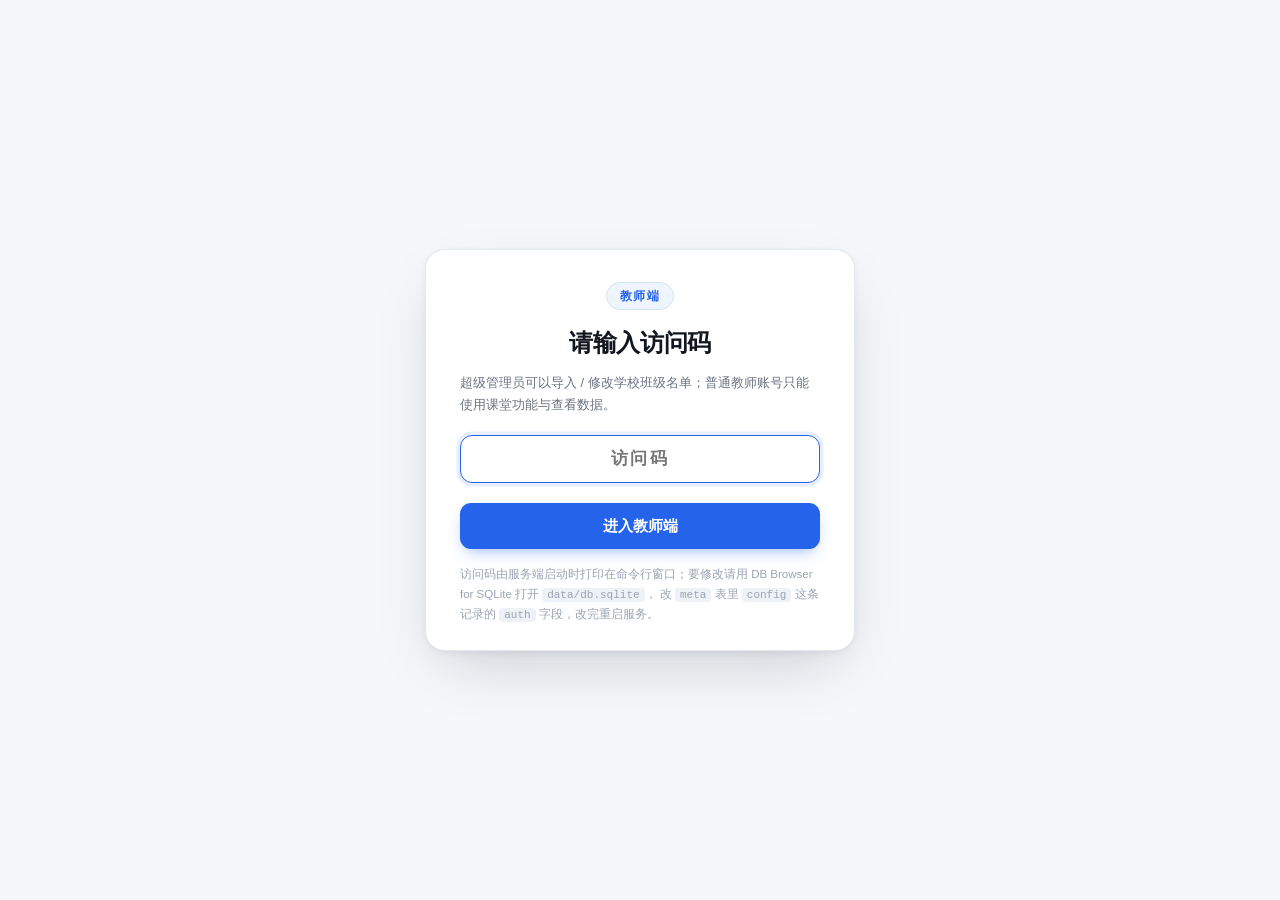
<file: public/teacher.html>
<!DOCTYPE html>
<html lang="zh-CN">
<head>
<meta charset="utf-8">
<meta name="viewport" content="width=device-width,initial-scale=1">
<title>打字练习 · 教师端</title>
<link rel="stylesheet" href="app.css">
<link rel="stylesheet" href="teacher.css">
</head>
<body class="tch">

<header class="tb2">
  <div class="tb2-l">
    <div class="tb2-logo"><svg viewBox="0 0 24 24" width="18" height="18" fill="none" stroke="currentColor" stroke-width="1.9" stroke-linecap="round" stroke-linejoin="round"><rect x="2" y="6" width="20" height="12" rx="2.4"/><path d="M6 10h.01M10 10h.01M14 10h.01M18 10h.01M8 14h8"/></svg></div>
    <div>
      <div class="tb2-t">打字练习 · 教师端</div>
      <div class="tb2-s" id="tb2-sub">全县中小学生键盘技能训练</div>
    </div>
  </div>
  <div class="tb2-r">
    <span class="chip"><i class="dot"></i><b id="t-online">0</b> 人在线</span>
    <span class="chip"><b id="t-records">0</b> 条成绩</span>
    <span class="chip role admin" id="chip-role" hidden><b id="role-text">普通教师</b></span>
    <button class="link-btn" id="btn-logout" hidden>退出</button>
    <a class="btn-blue btn-sm" href="/screen" target="_blank" style="text-decoration:none;display:inline-flex;align-items:center">打开大屏看板 ↗</a>
  </div>
</header>

<!-- ==================== 登录门 ==================== -->
<div class="gate" id="gate">
  <div class="gate-card">
    <div class="gate-badge">教师端</div>
    <h1>请输入访问码</h1>
    <p class="gate-sub">超级管理员可以导入 / 修改学校班级名单；普通教师账号只能使用课堂功能与查看数据。</p>
    <input type="password" id="gate-code" placeholder="访问码" autocomplete="off" spellcheck="false">
    <div class="gate-err" id="gate-err"></div>
    <button class="btn-blue" id="gate-go">进入教师端</button>
    <p class="gate-tip">访问码由服务端启动时打印在命令行窗口；要修改请用 DB Browser for SQLite 打开 <code>data/db.sqlite</code>，
      改 <code>meta</code> 表里 <code>config</code> 这条记录的 <code>auth</code> 字段，改完重启服务。</p>
  </div>
</div>

<nav class="tabs" id="tabs">
  <button class="tab on" data-panel="overview">课堂总览</button>
  <button class="tab" data-panel="board">排行榜</button>
  <button class="tab" data-panel="analysis">学情分析</button>
  <button class="tab" data-panel="manage">课堂管理</button>
</nav>

<main class="tmain">

  <!-- ==================== 总览 ==================== -->
  <section class="panel" id="panel-overview">
    <div class="kpis" id="kpis">
      <div class="kpi">
        <div class="kpi-k">在线学生</div>
        <div class="kpi-v"><b id="k-online">0</b><span class="kpi-u">人</span></div>
        <div class="kpi-x" id="k-online-x">等待学生登录…</div>
      </div>
      <div class="kpi">
        <div class="kpi-k">平均速度</div>
        <div class="kpi-v"><b id="k-cpm">0</b><span class="kpi-u">CPM</span></div>
        <div class="kpi-x" id="k-cpm-x">字符 / 分钟</div>
      </div>
      <div class="kpi">
        <div class="kpi-k">平均准确率</div>
        <div class="kpi-v"><b id="k-acc">0</b><span class="kpi-u">%</span></div>
        <div class="kpi-x" id="k-acc-x">达标线 60%</div>
      </div>
      <div class="kpi">
        <div class="kpi-k">达标学生</div>
        <div class="kpi-v"><b id="k-qual">0</b><span class="kpi-u">人</span></div>
        <div class="kpi-x" id="k-qual-x">准确率 ≥ 60%</div>
      </div>
    </div>

    <div class="ov-grid">
      <div class="ov-main">
        <div class="sec-h">
          <span>实时进度墙</span>
          <div class="sec-tools">
            <input class="mini-inp" id="ov-filter" placeholder="搜索姓名 / 班级" autocomplete="off">
            <label class="mini-chk"><input type="checkbox" id="ov-only-online" checked> 只看在线</label>
          </div>
        </div>
        <div class="wall" id="wall"></div>
        <div class="wall-empty" id="wall-empty">还没有学生进入练习。学生用手机或机房电脑打开入口地址，选择学校班级、填上姓名即可。</div>
      </div>

      <aside class="ov-side">
        <div class="sec-h"><span>课堂实时动态</span></div>
        <div class="feed" id="feed"></div>
      </aside>
    </div>
  </section>

  <!-- ==================== 排行榜 ==================== -->
  <section class="panel hidden" id="panel-board">
    <div class="sec-h">
      <span>排行榜</span>
      <div class="sec-tools">
        <div class="seg" id="bd-kinds">
          <button class="on" data-k="total">总分榜</button>
          <button data-k="speed">速度榜</button>
          <button data-k="zh">中文榜</button>
          <button data-k="acc">准确率榜</button>
          <button data-k="react">手速榜</button>
          <button data-k="progress">进步榜</button>
        </div>
        <select class="mini-sel" id="bd-scope"><option value="">全部（本校）</option></select>
        <select class="mini-sel" id="bd-school"><option value="">全部学校</option></select>
      </div>
    </div>
    <div class="bd-wrap">
      <table class="bd-tbl" id="bd-tbl">
        <thead id="bd-head"></thead>
        <tbody id="bd-body"></tbody>
      </table>
      <div class="bd-empty" id="bd-empty" hidden>该范围下还没有达标成绩。</div>
    </div>
    <p class="bd-note">
      总分 = 键位闯关最高分 + 速度练习最高分 + 单词冲刺最高分。同一模式只计最高一次，重复练同一段不会累加。
      准确率低于 60% 的成绩不进榜（防"瞎打求快"）。
    </p>
  </section>

  <!-- ==================== 学情分析 ==================== -->
  <section class="panel hidden" id="panel-analysis">
    <div class="sec-h">
      <span>学情分析</span>
      <div class="sec-tools">
        <select class="mini-sel" id="an-school"><option value="">全部学校</option></select>
        <select class="mini-sel" id="an-class"><option value="">全部班级</option></select>
        <span class="an-scanned" id="an-scanned">已分析 0 份成绩</span>
      </div>
    </div>

    <div class="an-grid">
      <div class="an-card an-kb">
        <div class="an-h">错键热力图 <span>颜色越深 = 该键错误率越高</span></div>
        <div id="an-keyboard"></div>
        <div class="an-legend">
          <span><i style="background:#eef2f7"></i>0%</span>
          <span><i style="background:#fff1f0"></i>&lt;2%</span>
          <span><i style="background:#fee2e2"></i>2–4%</span>
          <span><i style="background:#fca5a5"></i>4–6%</span>
          <span><i style="background:#f87171"></i>6–9%</span>
          <span><i style="background:#dc2626"></i>&gt;9%</span>
        </div>
      </div>

      <div class="an-card">
        <div class="an-h">错误最多的键 <span>Top 10</span></div>
        <div class="an-top" id="an-top"></div>
      </div>

      <div class="an-card">
        <div class="an-h">最常见的混淆 <span>目标键 → 实际打成</span></div>
        <div class="an-conf" id="an-conf"></div>
      </div>

      <div class="an-card">
        <div class="an-h">操作建议 <span>根据错键自动生成</span></div>
        <div class="an-advice" id="an-advice"></div>
      </div>
    </div>
  </section>

  <!-- ==================== 课堂管理 ==================== -->
  <section class="panel hidden" id="panel-manage">
    <div class="mg-grid">

      <div class="an-card">
        <div class="an-h">统一测评</div>
        <p class="mg-p">开启后，全班学生的练习参数被锁定为下面这套，成绩标记为"统一测评"。日常自由练习不受影响。</p>
        <div class="mg-row">
          <label class="mg-chk"><input type="checkbox" id="u-on"> 开启统一测评</label>
        </div>
        <div class="mg-row">
          <span class="mg-l">模式</span>
          <select class="mini-sel" id="u-mode">
            <option value="speed">速度练习（英文/字符，CPM）</option>
            <option value="zh">中文跟打（字/分钟）</option>
          </select>
        </div>
        <div class="mg-row">
          <span class="mg-l">内容</span>
          <select class="mini-sel" id="u-level"></select>
        </div>
        <div class="mg-row">
          <span class="mg-l">时长</span>
          <select class="mini-sel" id="u-sec">
            <option value="60">1 分钟</option>
            <option value="120">2 分钟</option>
            <option value="180">3 分钟</option>
            <option value="300">5 分钟</option>
          </select>
        </div>
        <button class="btn-blue btn-sm" id="u-save">保存设置</button>
      </div>

      <div class="an-card">
        <div class="an-h">学生入口</div>
        <p class="mg-p">把二维码投到大屏，或把下面这个地址写在黑板上。学生机需要和本机在同一局域网。</p>
        <div class="qr-box" id="qr-box"></div>
        <div class="mg-url" id="mg-url">—</div>
        <div class="mg-links" id="mg-links"></div>
      </div>

      <div class="an-card an-wide" id="mg-card">
        <div class="an-h">学校与班级名单 <span>每行一所学校，格式：学校名|班级1,班级2,班级3</span></div>
        <p class="mg-p">这是登录页下拉框的数据来源。改成你所在县的真实名单，学生登录时就不用打字，不会输错。</p>
        <textarea class="mg-ta" id="mg-ta" spellcheck="false"></textarea>
        <div class="mg-row" style="margin-top:12px">
          <button class="btn-blue btn-sm" id="mg-save">保存名单</button>
          <button class="btn-ghost btn-sm" id="mg-reload">重新载入</button>
          <span class="mg-hint" id="mg-hint"></span>
        </div>
      </div>

      <!-- 只有超级管理员看得见 -->
      <div class="an-card an-wide" id="imp-card" hidden>
        <div class="an-h">从 Excel 导入名单 <span>支持 .xlsx / .csv，读取第一张工作表</span></div>
        <p class="mg-p">
          把名单整理成两列：<b>第一列学校名，第二列起班级名</b>（一行一个班，学校名可以合并单元格；
          也可以一所学校占一行、后面几列都写班级）。有表头也能识别，学校名会自动去重合并。
        </p>
        <div class="imp-row">
          <button class="btn-blue btn-sm" id="imp-pick">选择 Excel 文件</button>
          <button class="btn-ghost btn-sm" id="imp-tpl">下载模板</button>
          <input type="file" id="imp-file" accept=".xlsx,.xlsm,.csv,.txt" hidden>
          <span class="mg-hint" id="imp-name"></span>
        </div>
        <div class="imp-prev" id="imp-prev" hidden></div>
        <div class="mg-row" id="imp-actions" hidden>
          <label class="mg-chk"><input type="radio" name="imp-mode" value="merge" checked> 追加合并（保留原有名单）</label>
          <label class="mg-chk"><input type="radio" name="imp-mode" value="replace"> 覆盖替换（清空后导入）</label>
          <button class="btn-blue btn-sm" id="imp-do">确认导入</button>
          <button class="btn-ghost btn-sm" id="imp-cancel">取消</button>
        </div>
      </div>

      <!-- 练习文本库：只有超级管理员能改 -->
      <div class="an-card an-wide" id="mat-card" hidden>
        <div class="an-h">练习文本库 <span>给「中文跟打」用的文章，学生端下拉框里就能选</span></div>
        <p class="mg-p">
          粘贴一段中文（也可以上传 <code>.txt</code>），保存后学生端「中文跟打」里立刻可选。建议 100—800 字，
          标点用中文标点；回车和多余空格会被自动压掉，混排的英文也照常打。
        </p>
        <div class="mat-form">
          <div class="mg-row">
            <input class="mini-inp" id="mat-title" placeholder="标题，例如：我们的校园" maxlength="30" style="width:230px">
            <span class="mg-l">难度</span>
            <select class="mini-sel" id="mat-level">
              <option value="1">简单（系数 1.00）</option>
              <option value="2" selected>中等（1.10）</option>
              <option value="3">较难（1.20）</option>
            </select>
            <button class="btn-ghost btn-sm" id="mat-file-btn">上传 .txt</button>
            <input type="file" id="mat-file" accept=".txt,.md,text/plain" hidden>
            <span class="mg-hint" id="mat-hint"></span>
          </div>
          <textarea class="mg-ta mat-ta" id="mat-body" spellcheck="false"
            placeholder="在这里粘贴正文，例如：&#10;春天来了，校园里的树都发出了新芽……"></textarea>
          <div class="mg-row" style="margin-top:10px">
            <button class="btn-blue btn-sm" id="mat-save">保存到文本库</button>
            <button class="btn-ghost btn-sm" id="mat-clear">清空</button>
            <span class="mg-hint" id="mat-count">0 字</span>
          </div>
        </div>
        <div class="mat-list" id="mat-list"></div>
      </div>

      <!-- 访问码：只有超级管理员能改 -->
      <div class="an-card an-wide" id="code-card" hidden>
        <div class="an-h">教师端访问码 <span>只有超级管理员能改</span></div>
        <p class="mg-p">
          超级管理员能改名单、导入名单、管理练习文本；普通教师只能用课堂功能、看数据。
          改完立刻生效，<b>已经登录的页面不会掉线</b>（登录本身 12 小时后自然过期）。
          忘了码可以看服务端启动时打印的命令行窗口。
        </p>
        <div class="mg-row">
          <span class="mg-l">超级管理员</span>
          <input class="mini-inp" id="code-admin" maxlength="32" spellcheck="false" style="width:190px">
          <span class="mg-l" style="margin-left:12px">普通教师</span>
          <input class="mini-inp" id="code-teacher" maxlength="32" spellcheck="false" style="width:190px">
          <button class="btn-blue btn-sm" id="code-save">保存访问码</button>
          <span class="mg-hint" id="code-hint"></span>
        </div>
      </div>

      <!-- 普通教师看到的提示 -->
      <div class="an-card an-wide" id="mg-lock" hidden>
        <div class="an-h">学校与班级名单</div>
        <p class="mg-p" style="margin:0">
          当前是<b>普通教师</b>账号，只能查看和使用名单，不能修改或导入。
          需要增加学校、班级时，请让超级管理员登录后操作。
        </p>
      </div>

      <div class="an-card an-wide">
        <div class="an-h">数据与重置</div>
        <div class="mg-row">
          <a class="btn-ghost btn-sm" href="/api/export.csv" download style="text-decoration:none;display:inline-flex;align-items:center">导出全部成绩 CSV</a>
          <button class="btn-ghost btn-sm" id="r-live">清空在线名单</button>
          <button class="btn-ghost btn-sm" id="r-records">清空成绩（保留在线）</button>
          <button class="btn-ghost btn-sm danger" id="r-all">全部清空</button>
        </div>
        <p class="mg-p" style="margin-top:12px">
          「清空在线名单」用于换班上课；「清空成绩」会删掉排行榜数据但保留学生随时可继续练；
          「全部清空」连动态流一起清掉，开学分班时用。
        </p>
      </div>

    </div>
  </section>

</main>

<div class="toast2" id="toast2"></div>
<script src="data.js"></script>
<script src="rank.js"></script>
<script src="teacher.js"></script>
</body>
</html>
</file>
<file: public/app.css>
/* ==========================================================================
 * 学生端样式（app.css）
 * 设计约束：机房 1366×768 起可用；字号偏大（小学生）；不依赖任何 CDN 字体
 * ========================================================================== */
:root{
  --blue:#2563eb; --blue-d:#1d4ed8; --blue-l:#eff5ff;
  --green:#0f9d58; --green-l:#edfaf3;
  --amber:#d97706; --amber-l:#fff8ec;
  --red:#dc2626; --red-l:#fef2f2;
  --purple:#7c3aed; --purple-l:#f5f0ff;
  --ink:#12161f; --ink2:#3c424e; --ink3:#6b7280; --ink4:#9aa3b2;
  --line:#e4e8ef; --line2:#eef1f6;
  --bg:#f5f7fa; --card:#ffffff;
  --sh:0 1px 2px rgba(16,24,40,.04),0 10px 28px -14px rgba(16,24,40,.16);
  --sh2:0 2px 6px rgba(16,24,40,.06),0 24px 60px -20px rgba(16,24,40,.22);
  --mono:"SF Mono",Consolas,"Courier New","Liberation Mono",monospace;
  --r:16px;
}
*{box-sizing:border-box;-webkit-tap-highlight-color:transparent}
/* 关键：.chip 等元素设了 display:inline-flex，会盖掉 UA 的 [hidden]{display:none}，
   必须显式提权，否则"换同学""统一测评提示"这些在登录页就露出来了 */
[hidden]{display:none !important}
html,body{height:100%}
body{
  margin:0;background:var(--bg);color:var(--ink);
  font:15px/1.6 -apple-system,BlinkMacSystemFont,"Segoe UI","Microsoft YaHei","PingFang SC",sans-serif;
  -webkit-font-smoothing:antialiased;overflow-x:hidden;
}
button{font-family:inherit;cursor:pointer;border:none;background:none;color:inherit}
input,select{font-family:inherit;color:inherit}
.hidden{display:none !important}

/* ============================ 顶栏 ============================ */
.topbar{
  height:58px;display:flex;align-items:center;justify-content:space-between;
  padding:0 22px;background:rgba(255,255,255,.86);backdrop-filter:blur(12px);
  border-bottom:1px solid var(--line);position:sticky;top:0;z-index:50;
}
.tb-left{display:flex;align-items:center;gap:10px}
.tb-logo{
  width:32px;height:32px;border-radius:9px;background:linear-gradient(135deg,#2563eb,#4f8cf7);
  color:#fff;display:flex;align-items:center;justify-content:center;
  box-shadow:0 4px 12px -3px rgba(37,99,235,.45);
}
.tb-title{font-weight:800;font-size:16.5px;letter-spacing:.2px}
.tb-right{display:flex;align-items:center;gap:10px}
.chip{
  display:inline-flex;align-items:center;gap:7px;height:30px;padding:0 12px;
  border:1px solid var(--line);border-radius:99px;background:#fff;
  font-size:12.5px;color:var(--ink3);font-weight:600;white-space:nowrap;
}
.chip .dot{width:7px;height:7px;border-radius:50%;background:#22c55e;box-shadow:0 0 0 3px rgba(34,197,94,.16)}
.chip b{color:var(--ink);font-variant-numeric:tabular-nums}
.chip.user{background:var(--blue-l);border-color:#c9dcfd;color:var(--blue-d);gap:9px}
.chip.user #user-text{font-weight:700}
.chip.user .link-btn{color:var(--blue);font-size:12px}
.link-btn{font-size:12.5px;font-weight:700;color:var(--ink3);padding:2px 2px}
.link-btn:hover{color:var(--blue)}
.link-btn.plain{height:30px;padding:0 12px;border:1px solid var(--line);border-radius:99px;background:#fff}
.link-btn.plain:hover{border-color:#c9dcfd;background:var(--blue-l);color:var(--blue-d)}

/* ============================ 视图容器 ============================ */
.view{min-height:calc(100vh - 58px);animation:fadeUp .3s ease}
@keyframes fadeUp{from{opacity:0;transform:translateY(8px)}to{opacity:1;transform:none}}

/* ============================ 一、登录 ============================ */
.login-wrap{
  max-width:520px;margin:0 auto;padding:56px 24px 80px;
}
.login-head{text-align:center;margin-bottom:26px}
.login-badge{
  display:inline-block;font-size:11.5px;font-weight:800;letter-spacing:.1em;
  color:var(--blue);background:var(--blue-l);border:1px solid #d5e4fd;
  padding:4px 13px;border-radius:99px;margin-bottom:16px;
}
.login-head h1{margin:0 0 8px;font-size:29px;font-weight:800;letter-spacing:-.4px}
.login-head p{margin:0;font-size:14px;color:var(--ink3)}
.login-card{
  background:var(--card);border:1px solid var(--line);border-radius:20px;
  padding:28px 30px 26px;box-shadow:var(--sh2);
}
/* 换同学后的"沿用班级"提示条 */
.login-keep{
  display:flex;align-items:center;gap:8px;flex-wrap:wrap;
  background:#eff6ff;border:1px solid #d5e4fd;border-radius:11px;
  padding:9px 13px;margin-bottom:18px;font-size:12.5px;color:var(--ink3);
}
.login-keep span{font-weight:600}
.login-keep b{color:var(--blue);font-size:13px;font-weight:800}
.login-keep i{margin-left:auto;font-style:normal;color:var(--ink4)}
.step-row{display:flex;align-items:center;margin-bottom:22px}
.step-dot{
  width:26px;height:26px;border-radius:50%;background:#eef1f6;color:var(--ink4);
  display:flex;align-items:center;justify-content:center;font-size:12.5px;font-weight:800;
  transition:.25s;flex:0 0 auto;
}
.step-dot.on{background:var(--blue);color:#fff;box-shadow:0 0 0 4px rgba(37,99,235,.13)}
.step-line{flex:1;height:2px;background:#eef1f6;margin:0 8px;border-radius:2px;transition:.25s}
.step-line.on{background:#bfd6fd}

.fld{display:block;margin-bottom:17px}
.fld-k{display:block;font-size:13px;font-weight:700;color:var(--ink2);margin-bottom:7px}
.fld select,.fld input{
  width:100%;height:46px;padding:0 14px;font-size:15.5px;font-weight:600;
  border:1.5px solid var(--line);border-radius:11px;background:#fff;outline:none;
  transition:.18s;color:var(--ink);
}
.fld select:focus,.fld input:focus{border-color:var(--blue);box-shadow:0 0 0 3.5px rgba(37,99,235,.11)}
.fld select:disabled,.fld input:disabled{background:#f8fafc;color:var(--ink4);cursor:not-allowed}
.fld select{cursor:pointer;appearance:none;
  background-image:url("data:image/svg+xml;charset=utf8,%3Csvg xmlns='http://www.w3.org/2000/svg' width='12' height='8' viewBox='0 0 12 8'%3E%3Cpath d='M1 1.5 6 6.5l5-5' stroke='%236b7280' stroke-width='1.8' fill='none' stroke-linecap='round'/%3E%3C/svg%3E");
  background-repeat:no-repeat;background-position:right 15px center;padding-right:38px}

.login-err{min-height:19px;font-size:13px;color:var(--red);font-weight:600;margin:-4px 0 10px}
.btn-primary{
  width:100%;height:50px;border-radius:12px;background:linear-gradient(135deg,#2563eb,#3b82f6);
  color:#fff;font-size:16px;font-weight:800;letter-spacing:.02em;
  box-shadow:0 8px 22px -8px rgba(37,99,235,.6);transition:.18s;
}
.btn-primary:hover:not(:disabled){transform:translateY(-1px);box-shadow:0 12px 26px -8px rgba(37,99,235,.68)}
.btn-primary:active:not(:disabled){transform:translateY(0)}
.btn-primary:disabled{opacity:.42;cursor:not-allowed;box-shadow:none}
.login-tip{margin:14px 0 0;text-align:center;font-size:12.5px;color:var(--ink4)}
.login-foot{margin-top:22px;text-align:center;font-size:12.5px;color:var(--ink4)}

/* 矮屏（机房主流 1366×768 / 1280×720，以及 1440×900 带工具栏时的 ~780 视口）：
   把登录页整体压紧，保证「进入练习大厅」按钮不用滚动就能看见 ——
   提示条多出来后按钮底会掉到 795px，768 屏上直接被挤出视口。 */
@media (max-height: 920px){
  .login-wrap{padding:20px 24px 14px}
  .login-head{margin-bottom:14px}
  .login-badge{margin-bottom:9px;padding:3px 11px;font-size:11px}
  .login-head h1{font-size:24px;margin-bottom:5px}
  .login-head p{font-size:13px;line-height:1.55}
  .login-card{padding:19px 24px 17px;border-radius:16px}
  .login-keep{padding:7px 11px;margin-bottom:11px;font-size:12px;row-gap:2px}
  .login-keep i{margin-left:0;width:100%}
  .step-row{margin-bottom:13px}
  .step-dot{width:23px;height:23px;font-size:12px}
  .fld{margin-bottom:11px}
  .fld-k{margin-bottom:5px;font-size:12.5px}
  .login-err{min-height:17px;margin:-2px 0 7px;font-size:12.5px}
  .btn-primary{height:46px;font-size:15px}
  .login-tip{margin-top:10px;font-size:12px}
  .login-foot{margin-top:14px;font-size:12px}
}
/* 更矮（1280×720 且浏览器带两条工具栏时）再压一档 */
@media (max-height: 740px){
  .login-wrap{padding:14px 24px 18px}
  .login-head{margin-bottom:11px}
  .login-badge{display:none}
  .login-head h1{font-size:22px}
  .fld{margin-bottom:9px}
  .step-row{margin-bottom:11px}
}

/* ============================ 二、大厅 ============================ */
.hall-wrap{
  max-width:1160px;margin:0 auto;
  /* 内容不够高时往下压一点，避免一屏下半截全是空白 */
  padding:max(26px,calc((100vh - 700px) / 2)) 24px 60px;
}
.hall-head{display:flex;align-items:flex-end;justify-content:space-between;gap:20px;margin-bottom:22px;flex-wrap:wrap}
.hall-hi{margin:0 0 4px;font-size:25px;font-weight:800;letter-spacing:-.3px}
.hall-sub{margin:0;font-size:13.5px;color:var(--ink3)}
.hall-unified{
  display:flex;align-items:center;gap:9px;font-size:12.5px;color:#92400e;
  background:var(--amber-l);border:1px solid #fde3b8;border-radius:10px;padding:8px 14px;font-weight:600;
}
.badge-live{background:#f59e0b;color:#fff;font-size:10.5px;font-weight:800;padding:2px 8px;border-radius:99px;letter-spacing:.06em}

.mode-grid{display:grid;grid-template-columns:repeat(5,1fr);gap:13px}
@media(max-width:1240px){.mode-grid{grid-template-columns:repeat(3,1fr)}}
@media(max-width:1080px){.mode-grid{grid-template-columns:repeat(2,1fr)}}
@media(max-width:600px){.mode-grid{grid-template-columns:1fr}}
.mode-card{
  text-align:left;background:var(--card);border:1px solid var(--line);border-radius:var(--r);
  padding:20px 20px 16px;box-shadow:var(--sh);transition:.2s;display:flex;flex-direction:column;
  min-height:196px;position:relative;overflow:hidden;
}
.mode-card:before{
  content:"";position:absolute;inset:0 0 auto;height:3px;background:var(--c,#2563eb);opacity:0;transition:.2s;
}
.mode-card:hover{transform:translateY(-3px);box-shadow:var(--sh2);border-color:#d5e0f2}
.mode-card:hover:before{opacity:1}
.mode-card:active{transform:translateY(-1px)}
.mc-ico{
  width:42px;height:42px;border-radius:12px;background:var(--cbg,#eff5ff);color:var(--c,#2563eb);
  display:flex;align-items:center;justify-content:center;margin-bottom:13px;
}
.mc-ico svg{width:22px;height:22px}
.mode-card h3{margin:0 0 6px;font-size:16.5px;font-weight:800}
.mode-card p{margin:0;font-size:12.8px;line-height:1.65;color:var(--ink3);flex:1}
.mode-card p b{color:var(--ink2)}
.mc-meta{margin-top:13px;padding-top:11px;border-top:1px dashed var(--line);font-size:12px;font-weight:700;color:var(--ink4)}
.mc-meta.has{color:var(--green)}

.hall-bottom{display:grid;grid-template-columns:1.25fr 1fr;gap:15px;margin-top:16px}
@media(max-width:900px){.hall-bottom{grid-template-columns:1fr}}
.my-card,.rank-mini{background:var(--card);border:1px solid var(--line);border-radius:var(--r);padding:18px 20px;box-shadow:var(--sh)}
.mc-h{font-size:13px;font-weight:800;color:var(--ink3);letter-spacing:.05em;margin-bottom:13px}
.my-grid{display:grid;grid-template-columns:repeat(4,1fr);gap:8px}
.my-item{text-align:center;padding:9px 4px;background:#f8fafc;border-radius:10px}
.my-item b{display:block;font-size:21px;font-weight:800;letter-spacing:-.5px;font-variant-numeric:tabular-nums;line-height:1.25}
.my-item span{font-size:11.5px;color:var(--ink4);font-weight:600}
.my-tip{margin:12px 0 0;font-size:12.5px;color:var(--ink3);line-height:1.6}
.rm-h{display:flex;align-items:center;justify-content:space-between;margin-bottom:10px}
.rm-h span{font-size:13px;font-weight:800;color:var(--ink3);letter-spacing:.05em}
.rm-list{list-style:none;margin:0;padding:0}
.rm-list li{display:flex;align-items:center;gap:10px;padding:6px 0;font-size:13.5px;border-bottom:1px solid var(--line2)}
.rm-list li:last-child{border:none}
.rm-list .rk{width:19px;height:19px;border-radius:6px;background:#f1f3f8;color:var(--ink3);font-size:11px;font-weight:800;display:flex;align-items:center;justify-content:center;flex:0 0 auto}
.rm-list .rk.g1{background:#fef3c7;color:#b45309}
.rm-list .rk.g2{background:#f1f5f9;color:#475569}
.rm-list .rk.g3{background:#fef2e8;color:#c2410c}
.rm-list .nm{flex:1;font-weight:700;overflow:hidden;text-overflow:ellipsis;white-space:nowrap}
.rm-list .nm.me{color:var(--blue)}
.rm-list .sc{font-weight:800;font-variant-numeric:tabular-nums;color:var(--ink2)}
.rm-list .empty{color:var(--ink4);font-size:12.5px;padding:12px 0;justify-content:center}

/* ============================ 三、练习通用 ============================ */
.prac-top{
  display:flex;align-items:center;gap:14px;padding:13px 22px;background:#fff;
  border-bottom:1px solid var(--line);position:sticky;top:58px;z-index:40;
}
.btn-back{
  height:33px;padding:0 14px;border:1px solid var(--line);border-radius:9px;background:#fff;
  font-size:13px;font-weight:700;color:var(--ink2);transition:.16s;flex:0 0 auto;
}
.btn-back:hover{border-color:#c9dcfd;background:var(--blue-l);color:var(--blue-d)}
.prac-title{font-size:15.5px;font-weight:800;letter-spacing:.01em}
.prac-right{margin-left:auto;display:flex;align-items:center;gap:9px;flex-wrap:wrap;justify-content:flex-end}
.prac-body{padding:22px;max-width:1080px;margin:0 auto}

/* 通用按钮 */
.btn-ghost{
  height:42px;padding:0 22px;border:1.5px solid var(--line);border-radius:11px;background:#fff;
  font-size:14.5px;font-weight:700;color:var(--ink2);transition:.16s;
}
.btn-ghost:hover{border-color:#c9dcfd;background:var(--blue-l);color:var(--blue-d)}
.btn-blue{
  height:42px;padding:0 26px;border-radius:11px;background:var(--blue);color:#fff;
  font-size:14.5px;font-weight:800;transition:.16s;box-shadow:0 6px 16px -6px rgba(37,99,235,.55);
}
.btn-blue:hover{background:var(--blue-d)}
.btn-sm{height:34px;padding:0 16px;font-size:13px}

/* 虚拟键盘 */
.kb{background:#fff;border:1px solid var(--line);border-radius:14px;padding:12px 12px 8px;box-shadow:var(--sh);user-select:none}
.kb-row{display:flex;justify-content:center;gap:6px;margin-bottom:5px}
.kb-key{
  flex:1 1 0;max-width:56px;height:40px;border:1px solid #dde3ec;border-bottom-width:2.5px;
  border-radius:8px;background:#fbfcfe;display:flex;align-items:center;justify-content:center;
  font:700 13.5px/1 var(--mono);color:#5b6472;transition:.1s;position:relative;
}
.kb-key.hand-l{background:#f4f8ff;border-color:#cfdffb;color:#2563eb}
.kb-key.hand-r{background:#fff5f6;border-color:#fbd5d9;color:#dc2626}
.kb-key.home:after{
  content:"";position:absolute;bottom:6px;left:50%;transform:translateX(-50%);
  width:11px;height:2.5px;border-radius:2px;background:currentColor;opacity:.45;
}
.kb-key.target{
  background:var(--blue);border-color:var(--blue-d);color:#fff;transform:translateY(1.5px);
  box-shadow:0 0 0 4px rgba(37,99,235,.16);animation:keyPulse .8s ease-in-out infinite;
}
.kb-key.hit{background:var(--green) !important;border-color:#0b7a45 !important;color:#fff !important;animation:none}
.kb-key.miss{background:var(--red) !important;border-color:#b91c1c !important;color:#fff !important;animation:none}
@keyframes keyPulse{0%,100%{box-shadow:0 0 0 4px rgba(37,99,235,.16)}50%{box-shadow:0 0 0 8px rgba(37,99,235,.06)}}

/* 指标条 */
.metrics{display:flex;gap:10px;flex-wrap:wrap}
.mt{background:#fff;border:1px solid var(--line);border-radius:11px;padding:8px 15px;text-align:center;min-width:86px;box-shadow:var(--sh)}
.mt b{display:block;font-size:20px;font-weight:800;letter-spacing:-.5px;font-variant-numeric:tabular-nums;line-height:1.25}
.mt span{font-size:11px;color:var(--ink4);font-weight:700;letter-spacing:.03em}
.mt.hot b{color:var(--blue)}
.mt.ok b{color:var(--green)}
.mt.warn b{color:var(--red)}

/* 进度条 */
.pbar{height:7px;border-radius:99px;background:#e9edf4;overflow:hidden}
.pbar>i{display:block;height:100%;border-radius:99px;background:linear-gradient(90deg,#3b82f6,#2563eb);transition:width .12s linear}

/* ============================ 键位闯关 ============================ */
.kd-wrap{display:flex;flex-direction:column;gap:16px}
.kd-levels{display:flex;gap:9px;flex-wrap:wrap}
.kd-lv{
  flex:1 1 0;min-width:132px;background:#fff;border:1.5px solid var(--line);border-radius:12px;
  padding:11px 13px;text-align:left;transition:.18s;position:relative;overflow:hidden;
}
.kd-lv.done{border-color:#a7e0c4;background:var(--green-l)}
.kd-lv.cur{border-color:var(--blue);box-shadow:0 0 0 3.5px rgba(37,99,235,.1)}
.kd-lv.lock{opacity:.5;cursor:not-allowed}
.kd-lv .n{font-size:10.5px;font-weight:800;color:var(--ink4);letter-spacing:.08em}
.kd-lv .t{font-size:14px;font-weight:800;margin:2px 0 3px}
.kd-lv .k{font:600 11.5px/1 var(--mono);color:var(--ink3);letter-spacing:.05em}
.kd-lv.done .n:after{content:" ✓";color:var(--green)}

.kd-stage{
  background:#fff;border:1px solid var(--line);border-radius:18px;padding:22px 28px 20px;
  box-shadow:var(--sh2);text-align:center;position:relative;overflow:hidden;
}
.kd-tip{font-size:13.5px;color:var(--ink3);line-height:1.7;max-width:640px;margin:0 auto 14px}
.kd-target{
  font:800 102px/1 var(--mono);color:var(--blue);letter-spacing:-2px;
  text-shadow:0 6px 30px rgba(37,99,235,.2);transition:.1s;
}
.kd-target.pop{transform:scale(1.09)}
.kd-finger{
  display:inline-flex;align-items:center;gap:8px;margin-top:16px;
  padding:7px 17px;border-radius:99px;font-size:13.5px;font-weight:800;
  background:var(--blue-l);color:var(--blue-d);border:1px solid #d5e4fd;
}
.kd-finger i{width:9px;height:9px;border-radius:50%;background:currentColor}
.kd-streak{display:flex;align-items:center;justify-content:center;gap:26px;margin-top:14px;flex-wrap:wrap}
.kd-st-item{text-align:center;min-width:52px}
.kd-st-item b{display:block;font-size:22px;font-weight:800;font-variant-numeric:tabular-nums;letter-spacing:-.5px;line-height:1.3}
.kd-st-item span{font-size:11.5px;color:var(--ink4);font-weight:700}
.kd-goal{margin-top:16px}
.kd-goal .pbar{max-width:420px;margin:8px auto 0;height:9px}
.kd-goal-t{font-size:12.5px;color:var(--ink3);font-weight:600}

/* ============================ 落字游戏 ============================ */
.fg-wrap{position:relative;background:linear-gradient(180deg,#0f1e3d 0%,#16294d 60%,#1b3358 100%);
  border-radius:18px;overflow:hidden;box-shadow:var(--sh2);
  height:calc(100vh - 200px);min-height:430px;max-height:760px}
.fg-wrap canvas{display:block;width:100%;height:100%}
.fg-hud{
  position:absolute;inset:0 0 auto;display:flex;align-items:flex-start;justify-content:space-between;
  padding:15px 20px;pointer-events:none;gap:20px;
}
.fg-hud-l,.fg-hud-r{display:flex;gap:22px;align-items:flex-start;flex:0 0 auto}
.fg-stat{color:#a9c4ea;font-size:11px;font-weight:800;text-align:center;line-height:1.4;
  letter-spacing:.06em;min-width:46px}
.fg-stat b{display:block;font-size:23px;color:#fff;font-weight:800;letter-spacing:-.6px;
  font-variant-numeric:tabular-nums;line-height:1.2;margin-bottom:1px}
.fg-hearts{display:flex;gap:5px;padding-top:5px}
.fg-heart{width:16px;height:16px;color:#f87171;transition:.2s}
.fg-heart.off{color:#334155;transform:scale(.85)}
.fg-overlay{
  position:absolute;inset:0;display:flex;flex-direction:column;align-items:center;justify-content:center;
  background:rgba(10,20,40,.82);backdrop-filter:blur(3px);color:#fff;text-align:center;padding:24px;
}
.fg-overlay h3{margin:0 0 8px;font-size:26px;font-weight:800}
.fg-overlay p{margin:0 0 20px;font-size:14px;color:#a8c2e8;max-width:440px;line-height:1.7}
.fg-big{font:800 54px/1 var(--mono);color:#fff;margin-bottom:6px;letter-spacing:-1px}
.fg-combo{
  position:absolute;left:50%;top:58%;transform:translate(-50%,-50%);
  font:800 40px/1 var(--mono);color:#fbbf24;opacity:0;pointer-events:none;
  text-shadow:0 4px 20px rgba(251,191,36,.5);
}
.fg-combo.show{animation:comboPop .7s ease-out}
@keyframes comboPop{0%{opacity:0;transform:translate(-50%,-50%) scale(.5)}35%{opacity:1;transform:translate(-50%,-60%) scale(1.12)}100%{opacity:0;transform:translate(-50%,-110%) scale(1)}}

/* ============================ 速度练习 ============================ */
.sp-wrap{display:flex;flex-direction:column;gap:15px}
.sp-params{display:flex;align-items:center;gap:9px;flex-wrap:wrap;background:#fff;border:1px solid var(--line);
  border-radius:13px;padding:11px 14px;box-shadow:var(--sh)}
.sp-p-label{font-size:12px;font-weight:800;color:var(--ink4);letter-spacing:.05em;margin-right:2px}
.seg{display:inline-flex;background:#f1f4f9;border-radius:9px;padding:3px;gap:2px}
.seg button{height:29px;padding:0 13px;border-radius:7px;font-size:12.5px;font-weight:700;color:var(--ink3);transition:.14s}
.seg button.on{background:#fff;color:var(--blue-d);box-shadow:0 1px 3px rgba(16,24,40,.12)}
.seg button:hover:not(.on):not(:disabled){color:var(--ink2)}
.seg button:disabled{opacity:.42;cursor:not-allowed}
.sp-spacer{flex:1}

.sp-stage{
  background:#fff;border:1px solid var(--line);border-radius:18px;padding:26px 28px;
  box-shadow:var(--sh2);position:relative;
}
.sp-metrics{display:flex;gap:10px;margin-bottom:20px;flex-wrap:wrap}
.sp-txt{
  position:relative;overflow:hidden;height:150px;
  font:600 25px/1.95 var(--mono);letter-spacing:.03em;
  color:#9aa3b2;user-select:none;white-space:pre-wrap;word-break:break-all;
}
.sp-txt-inner{position:relative;transition:transform .1s linear;padding-bottom:200px;will-change:transform}
.sp-txt .ch{position:relative;border-radius:3px;transition:color .08s}
.sp-txt .ch.ok{color:#0f9d58}
.sp-txt .ch.bad{color:#fff;background:#ef4444}
.sp-txt .ch.cur{background:#2563eb;color:#fff;box-shadow:0 2px 10px rgba(37,99,235,.4)}
.sp-txt .ch.cur.bad{background:#ef4444}
.sp-foot{display:flex;align-items:center;gap:14px;margin-top:18px;padding-top:16px;border-top:1px solid var(--line2)}
.sp-foot .pbar{flex:1}
.sp-hint{font-size:12.5px;color:var(--ink4);font-weight:600;white-space:nowrap}
.sp-count{font-size:12.5px;color:var(--ink4);font-weight:700;font-variant-numeric:tabular-nums;white-space:nowrap}
.sp-ready{
  position:absolute;inset:0;display:flex;flex-direction:column;align-items:center;justify-content:center;
  background:rgba(255,255,255,.96);border-radius:18px;text-align:center;padding:24px;z-index:5;
}
.sp-ready h3{margin:0 0 6px;font-size:20px;font-weight:800}
.sp-ready p{margin:0 0 18px;font-size:13.5px;color:var(--ink3);max-width:480px;line-height:1.7}
.sp-countdown{font:800 92px/1 var(--mono);color:var(--blue);letter-spacing:-3px}

/* ============================ 单词冲刺 ============================ */
.wr-wrap{display:flex;flex-direction:column;gap:15px;align-items:center;min-height:calc(100vh - 200px)}
.wr-top{width:100%;display:flex;align-items:center;justify-content:space-between;gap:12px;flex-wrap:wrap}
.wr-stage{
  width:100%;flex:1;background:#fff;border:1px solid var(--line);border-radius:20px;
  padding:40px 28px;box-shadow:var(--sh2);text-align:center;position:relative;overflow:hidden;
  display:flex;flex-direction:column;justify-content:center;
}
.wr-clock{font:800 44px/1 var(--mono);color:var(--blue);letter-spacing:-1.5px;font-variant-numeric:tabular-nums}
.wr-clock b{font:inherit}
.wr-clock i{font-style:normal;font-size:15px;font-weight:700;margin-left:4px;letter-spacing:0;opacity:.62}
.wr-clock.warn{color:var(--red);animation:blink 1s steps(2) infinite}
@keyframes blink{50%{opacity:.45}}
.wr-word{
  font:800 66px/1.15 var(--mono);letter-spacing:.02em;margin:26px 0 10px;
  color:var(--ink);transition:.08s;
}
.wr-word .ch{color:#9aa3b2;border-radius:4px;padding:1px 1px}
.wr-word .ch.ok{color:var(--green)}
.wr-word .ch.bad{color:#fff;background:#ef4444}
.wr-word .ch.cur{color:var(--ink);border-bottom:4px solid var(--blue)}
.wr-next{margin-top:20px;font:600 15px/1 var(--mono);color:var(--ink4);letter-spacing:.1em}
.wr-stats{display:flex;gap:24px;justify-content:center;margin-top:24px;flex-wrap:wrap}
.wr-stat{text-align:center}
.wr-stat b{display:block;font-size:26px;font-weight:800;font-variant-numeric:tabular-nums;letter-spacing:-.5px}
.wr-stat span{font-size:11.5px;color:var(--ink4);font-weight:700}
.wr-bar{width:100%;display:flex;gap:8px}
.wr-bar .pbar{flex:1}

/* ============================ 排行榜 ============================ */
.rank-wrap{max-width:1000px;margin:0 auto;padding:26px 24px 70px}
.rank-head{display:flex;align-items:center;gap:16px;margin-bottom:18px;flex-wrap:wrap}
.rank-head h2{margin:0;font-size:23px;font-weight:800;letter-spacing:-.3px}
.rank-tabs{display:inline-flex;background:#eef1f6;border-radius:10px;padding:3px;gap:2px;margin-left:auto}
.rank-tabs .rt{height:32px;padding:0 15px;border-radius:8px;font-size:13px;font-weight:700;color:var(--ink3);transition:.14s}
.rank-tabs .rt.on{background:#fff;color:var(--blue-d);box-shadow:0 1px 3px rgba(16,24,40,.12)}
.rank-body{background:#fff;border:1px solid var(--line);border-radius:16px;box-shadow:var(--sh);overflow:hidden}
.rank-tbl{width:100%;border-collapse:collapse;font-size:14px;table-layout:fixed}
.rank-tbl th{width:auto}
.rank-tbl th:nth-child(1){width:7%}
.rank-tbl th:nth-child(2){width:17%}
.rank-tbl th:nth-child(3){width:12%}
.rank-tbl th:nth-child(4){width:13%}
.rank-tbl th:nth-child(5){width:13%}
.rank-tbl th:nth-child(6){width:13%}
.rank-tbl th:nth-child(7){width:11%}
.rank-tbl th:nth-child(8){width:14%}
.rank-tbl th{
  text-align:left;padding:12px 16px;font-size:11.5px;font-weight:800;color:var(--ink4);
  letter-spacing:.06em;background:#f8fafc;border-bottom:1px solid var(--line);white-space:nowrap;
}
.rank-tbl td{padding:11px 16px;border-bottom:1px solid var(--line2);font-variant-numeric:tabular-nums}
.rank-tbl tr:last-child td{border-bottom:none}
.rank-tbl tbody tr.me{background:var(--blue-l)}
.rank-tbl tbody tr.me td{font-weight:800}
.rank-tbl .pos{font-weight:800;color:var(--ink3);width:64px}
.rank-tbl .pos.m1{color:#b45309;font-size:16px}
.rank-tbl .pos.m2{color:#475569;font-size:16px}
.rank-tbl .pos.m3{color:#c2410c;font-size:16px}
.rank-tbl .nm{font-weight:700}
.rank-tbl .cls{color:var(--ink3);font-size:12.5px}
.rank-empty{padding:52px 24px;text-align:center;color:var(--ink4);font-size:14px;line-height:1.8}
.rank-note{margin:14px 2px 0;font-size:12.5px;color:var(--ink4);line-height:1.75}

/* ============================ 成绩单 ============================ */
.modal{
  position:fixed;inset:0;background:rgba(15,23,42,.44);backdrop-filter:blur(5px);
  display:none;align-items:center;justify-content:center;z-index:200;padding:20px;
}
.modal.show{display:flex;animation:fadeIn .18s ease}
@keyframes fadeIn{from{opacity:0}to{opacity:1}}
.modal-card{
  width:100%;max-width:420px;background:#fff;border-radius:20px;padding:26px 28px 24px;
  box-shadow:0 30px 80px -20px rgba(15,23,42,.5);animation:modalIn .26s cubic-bezier(.2,.9,.3,1.2);
}
@keyframes modalIn{from{opacity:0;transform:scale(.94) translateY(10px)}to{opacity:1;transform:none}}
.mr-head{text-align:center;margin-bottom:18px}
.mr-badge{display:inline-block;font-size:11px;font-weight:800;letter-spacing:.12em;color:var(--blue);
  background:var(--blue-l);border:1px solid #d5e4fd;padding:3px 12px;border-radius:99px;margin-bottom:10px}
.mr-head h3{margin:0;font-size:16.5px;font-weight:800;color:var(--ink2)}
.mr-main{display:flex;align-items:center;gap:20px;padding:16px 18px;background:#f8fafc;border-radius:14px;margin-bottom:14px}
.mr-big{text-align:center;flex:0 0 auto;padding-right:18px;border-right:1px solid var(--line)}
.mr-big b{display:block;font-size:42px;font-weight:800;letter-spacing:-1.5px;color:var(--blue);line-height:1.1;font-variant-numeric:tabular-nums}
.mr-big span{font-size:11.5px;color:var(--ink4);font-weight:800;letter-spacing:.06em}
.mr-side{flex:1;display:flex;flex-direction:column;gap:6px}
.mr-row{display:flex;justify-content:space-between;font-size:13px;color:var(--ink3)}
.mr-row b{color:var(--ink);font-weight:800;font-variant-numeric:tabular-nums}
.mr-note{font-size:12.5px;line-height:1.7;color:var(--ink3);padding:10px 14px;background:var(--amber-l);
  border-radius:10px;border:1px solid #fde3b8;margin-bottom:16px}
.mr-note.good{background:var(--green-l);border-color:#bbe8d0;color:#065f46}
.mr-btns{display:flex;gap:10px}
.mr-btns .btn-ghost,.mr-btns .btn-primary{flex:1;height:44px;width:auto}

/* ============================ Toast ============================ */
.toast{
  position:fixed;left:50%;bottom:34px;transform:translate(-50%,16px);
  background:#12161f;color:#fff;font-size:13.5px;font-weight:600;
  padding:11px 22px;border-radius:99px;box-shadow:0 14px 34px -10px rgba(0,0,0,.5);
  opacity:0;pointer-events:none;transition:.24s;z-index:300;max-width:86vw;text-align:center;
}
.toast.show{opacity:1;transform:translate(-50%,0)}

/* 通用抖动（打错时给一个明确的物理反馈） */
@keyframes shake{
  0%,100%{transform:translateX(0)}
  18%{transform:translateX(-7px)}
  38%{transform:translateX(6px)}
  58%{transform:translateX(-4px)}
  78%{transform:translateX(3px)}
}

/* 滚动条 */
::-webkit-scrollbar{width:9px;height:9px}
::-webkit-scrollbar-thumb{background:#d3dae5;border-radius:9px;border:2px solid var(--bg)}
::-webkit-scrollbar-thumb:hover{background:#bcc6d6}
::-webkit-scrollbar-track{background:transparent}

/* 窄屏适配 */
@media(max-width:760px){
  .topbar{padding:0 14px}
  .tb-title{display:none}
  .hall-wrap,.prac-body,.rank-wrap{padding-left:14px;padding-right:14px}
  .kd-target{font-size:92px}
  .sp-txt{font-size:19px;line-height:1.9}
  .wr-word{font-size:44px}
  .mr-main{flex-direction:column;gap:12px}
  .mr-big{padding-right:0;border-right:none;border-bottom:1px solid var(--line);padding-bottom:12px;width:100%}
  .my-grid{grid-template-columns:repeat(2,1fr)}
  .kb-key{height:38px;font-size:12.5px}
}

/* ============================ 中文跟打 ============================ */
.zh-wrap{display:flex;flex-direction:column;gap:15px}
.zh-params{
  display:flex;align-items:center;gap:9px;flex-wrap:wrap;background:#fff;
  border:1px solid var(--line);border-radius:13px;padding:11px 14px;box-shadow:var(--sh);
}
.zh-sel{height:34px;min-width:190px;font-size:13px;font-weight:700}
.zh-hint{font-size:11.5px;color:var(--ink4)}
.zh-stage{
  background:#fff;border:1px solid var(--line);border-radius:18px;padding:20px 26px 24px;
  box-shadow:var(--sh2);position:relative;
}
.zh-metrics{display:flex;gap:10px;margin-bottom:16px;flex-wrap:wrap}
.zh-target{
  position:relative;overflow:hidden;height:216px;
  font:500 21px/2.05 "Microsoft YaHei","PingFang SC","Hiragino Sans GB",sans-serif;
  letter-spacing:.02em;color:#a2aab8;user-select:none;
}
.zh-target-inner{position:relative;transition:transform .12s linear;padding-bottom:320px;will-change:transform}
.zh-target .ch{position:relative;transition:color .08s,background .08s;border-radius:3px}
.zh-target .ch.ok{color:#0f9d58}
.zh-target .ch.bad{color:#fff;background:#ef4444}
.zh-target .ch.cur{
  color:var(--ink);background:#e8f0fe;
  box-shadow:inset 0 -2px 0 var(--blue);
}
.zh-target.warn{box-shadow:inset 0 0 0 2px #fca5a5;border-radius:8px}
.zh-input-box{position:relative;margin-top:12px}
#zh-input{
  width:100%;height:92px;padding:12px 15px 24px;font-size:19px;line-height:1.65;
  font-family:inherit;color:var(--ink);background:#fbfcfe;
  border:1.5px solid var(--line);border-radius:12px;resize:none;outline:none;transition:.16s;
}
#zh-input:focus{border-color:var(--blue);background:#fff;box-shadow:0 0 0 3.5px rgba(37,99,235,.11)}
#zh-input::placeholder{color:var(--ink4);font-size:15px}
.zh-count{
  position:absolute;right:14px;bottom:10px;font-size:11.5px;font-weight:700;
  color:var(--ink4);font-variant-numeric:tabular-nums;
}
.zh-ready{
  position:absolute;inset:0;display:flex;flex-direction:column;align-items:center;justify-content:center;
  background:rgba(255,255,255,.96);border-radius:18px;text-align:center;padding:24px;z-index:5;
}
.zh-ready h3{margin:0 0 6px;font-size:19px;font-weight:800}
.zh-ready p{margin:0 0 18px;font-size:13.5px;color:var(--ink3);max-width:520px;line-height:1.75}
.mode-loading{padding:90px 20px;text-align:center;color:var(--ink4);font-size:13.5px}
</file>
<file: public/teacher.css>
/* ==========================================================================
 * 教师端样式（teacher.css）—— 在 app.css 基础上覆盖
 * 布局目标：1366×768 笔记本整页不滚动即可看到"进度墙 + 动态"两块
 * ========================================================================== */
body.tch{background:#f3f5f9}

/* ============================ 顶栏 ============================ */
.tb2{
  height:62px;display:flex;align-items:center;justify-content:space-between;
  padding:0 24px;background:#fff;border-bottom:1px solid var(--line);
  position:sticky;top:0;z-index:60;
}
.tb2-l{display:flex;align-items:center;gap:11px}
.tb2-logo{
  width:34px;height:34px;border-radius:10px;background:linear-gradient(135deg,#1e40af,#3b82f6);
  color:#fff;display:flex;align-items:center;justify-content:center;
  box-shadow:0 4px 14px -4px rgba(30,64,175,.5);
}
.tb2-t{font-size:15.5px;font-weight:800;letter-spacing:.01em;line-height:1.25}
.tb2-s{font-size:11.5px;color:var(--ink4);font-weight:600;letter-spacing:.02em}
.tb2-r{display:flex;align-items:center;gap:9px}

/* ============================ 页签 ============================ */
.tabs{
  display:flex;gap:3px;padding:0 22px;background:#fff;border-bottom:1px solid var(--line);
  position:sticky;top:62px;z-index:55;
}
.tab{
  height:44px;padding:0 17px;font-size:13.5px;font-weight:700;color:var(--ink3);
  border-bottom:2.5px solid transparent;transition:.15s;margin-bottom:-1px;
}
.tab:hover{color:var(--ink)}
.tab.on{color:var(--blue-d);border-bottom-color:var(--blue)}

.tmain{padding:18px 22px 40px;max-width:1560px;margin:0 auto}
.panel{animation:fadeUp .22s ease}

/* ============================ 指标卡 ============================ */
.kpis{display:grid;grid-template-columns:repeat(4,1fr);gap:12px;margin-bottom:14px}
@media(max-width:1000px){.kpis{grid-template-columns:repeat(2,1fr)}}
.kpi{background:#fff;border:1px solid var(--line);border-radius:13px;padding:14px 17px;box-shadow:var(--sh)}
.kpi-k{font-size:11.5px;font-weight:800;color:var(--ink4);letter-spacing:.05em;margin-bottom:4px}
.kpi-v{display:flex;align-items:baseline;gap:5px}
.kpi-v b{font-size:29px;font-weight:800;letter-spacing:-1.2px;font-variant-numeric:tabular-nums;line-height:1.15;color:var(--ink)}
.kpi-u{font-size:12px;font-weight:700;color:var(--ink4)}
.kpi-x{font-size:11.5px;color:var(--ink3);margin-top:3px;font-weight:600}
.kpi.good .kpi-v b{color:var(--green)}
.kpi.warn .kpi-v b{color:var(--amber)}
.kpi.bad .kpi-v b{color:var(--red)}

/* ============================ 总览布局 ============================ */
.ov-grid{display:grid;grid-template-columns:1fr 336px;gap:12px;align-items:start}
@media(max-width:1120px){.ov-grid{grid-template-columns:1fr}}
.ov-main,.ov-side{background:#fff;border:1px solid var(--line);border-radius:13px;box-shadow:var(--sh);overflow:hidden;min-width:0}
.ov-side{display:flex;flex-direction:column;max-height:calc(100vh - 300px);min-height:340px}

.sec-h{
  display:flex;align-items:center;justify-content:space-between;gap:12px;
  padding:12px 16px;border-bottom:1px solid var(--line);flex-wrap:wrap;
}
.sec-h>span{font-size:13px;font-weight:800;letter-spacing:.03em;color:var(--ink)}
.sec-tools{display:flex;align-items:center;gap:8px;flex-wrap:wrap}
.mini-inp{
  height:30px;padding:0 11px;border:1px solid var(--line);border-radius:8px;
  font-size:12.5px;outline:none;width:152px;transition:.15s;
}
.mini-inp:focus{border-color:var(--blue);box-shadow:0 0 0 3px rgba(37,99,235,.1)}
.mini-sel{
  height:30px;padding:0 26px 0 10px;border:1px solid var(--line);border-radius:8px;
  font-size:12.5px;font-weight:600;background:#fff;outline:none;cursor:pointer;
  appearance:none;
  background-image:url("data:image/svg+xml;charset=utf8,%3Csvg xmlns='http://www.w3.org/2000/svg' width='10' height='7' viewBox='0 0 12 8'%3E%3Cpath d='M1 1.5 6 6.5l5-5' stroke='%236b7280' stroke-width='1.8' fill='none' stroke-linecap='round'/%3E%3C/svg%3E");
  background-repeat:no-repeat;background-position:right 9px center;
}
.mini-chk{display:inline-flex;align-items:center;gap:5px;font-size:12.5px;font-weight:600;color:var(--ink3);cursor:pointer;white-space:nowrap}
.mini-chk input{width:14px;height:14px;accent-color:var(--blue);cursor:pointer}

/* ============================ 进度墙 ============================ */
.wall{padding:13px;max-height:calc(100vh - 358px);overflow:auto}
@media(max-width:1120px){.wall{max-height:none}}
.wg{margin-bottom:15px}
.wg:last-child{margin-bottom:0}
.wg-h{
  display:flex;align-items:center;gap:8px;font-size:12px;font-weight:800;
  color:var(--ink3);letter-spacing:.02em;margin:0 0 8px;
}
.wg-h i{
  font-style:normal;font-size:10.5px;font-weight:700;color:var(--ink4);
  background:#f1f3f8;padding:1px 7px;border-radius:99px;
}
.wg-grid{display:grid;grid-template-columns:repeat(auto-fill,minmax(184px,1fr));gap:9px}
.wall-empty{padding:52px 30px;text-align:center;color:var(--ink4);font-size:13px;line-height:1.85;max-width:520px;margin:0 auto}

.sc{
  border:1px solid var(--line);border-radius:11px;padding:11px 12px 10px;
  background:#fff;transition:.18s;position:relative;overflow:hidden;
}
.sc:before{content:"";position:absolute;inset:0 auto 0 0;width:3px;background:#e5e9f0;transition:.2s}
.sc.on:before{background:#22c55e}
.sc.off{opacity:.52;background:#fafbfc}
.sc.off:before{background:#cbd5e1}
.sc.work{border-color:#c9dcfd;background:#fafcff}
.sc.work:before{background:var(--blue)}

.sc-top{display:flex;align-items:center;gap:6px;margin-bottom:8px}
.sc-nm{font-size:13.5px;font-weight:800;flex:1;overflow:hidden;text-overflow:ellipsis;white-space:nowrap}
.sc-dot{width:7px;height:7px;border-radius:50%;background:#22c55e;flex:0 0 auto}
.sc.off .sc-dot{background:#cbd5e1}
.sc-cls{font-size:10.5px;color:var(--ink4);font-weight:700;margin-bottom:7px;overflow:hidden;text-overflow:ellipsis;white-space:nowrap}
.sc-mode{
  display:inline-block;font-size:10.5px;font-weight:800;padding:1.5px 7px;border-radius:99px;
  background:var(--blue-l);color:var(--blue-d);margin-bottom:8px;
}
.sc-mode.falling{background:var(--amber-l);color:#b45309}
.sc-mode.speed{background:var(--green-l);color:#0b7a45}
.sc-mode.wordrush{background:var(--purple-l);color:#6d28d9}
.sc-mode.idle{background:#f1f3f8;color:var(--ink4)}
.sc-bar{height:5px;border-radius:99px;background:#eef1f6;overflow:hidden;margin-bottom:8px}
.sc-bar>i{display:block;height:100%;background:linear-gradient(90deg,#60a5fa,#2563eb);border-radius:99px;transition:width .3s}
.sc-nums{display:flex;justify-content:space-between;font-size:11px;font-weight:700;color:var(--ink4)}
.sc-nums b{color:var(--ink2);font-variant-numeric:tabular-nums;font-size:12px}

/* ============================ 动态流 ============================ */
.feed{flex:1;overflow:auto;padding:6px 0}
.fd{
  display:flex;gap:9px;padding:8px 15px;font-size:12.5px;line-height:1.55;
  border-bottom:1px solid var(--line2);animation:feedIn .3s ease;
}
@keyframes feedIn{from{opacity:0;transform:translateY(-6px)}to{opacity:1;transform:none}}
.fd:last-child{border:none}
.fd-t{color:var(--ink4);font-size:11px;font-variant-numeric:tabular-nums;flex:0 0 auto;padding-top:1px}
.fd-b{flex:1;min-width:0}
.fd-b b{font-weight:800;color:var(--ink)}
.fd-b span{color:var(--ink2)}
.fd.k-record{background:#f7fdfa}
.fd.k-record .fd-b b{color:#0b7a45}
.fd.k-weak{background:#fffbf5}
.fd.k-weak .fd-b b{color:#b45309}
.fd.k-join{background:#f8fafc}
.fd.k-system{background:var(--blue-l)}
.fd.k-system .fd-b{color:var(--blue-d);font-weight:700}
.fd.k-streak{background:#fff9f0}

/* ============================ 排行榜 ============================ */
.bd-wrap{background:#fff;border:1px solid var(--line);border-radius:13px;box-shadow:var(--sh);overflow:auto;max-height:calc(100vh - 260px)}
.bd-tbl{width:100%;border-collapse:collapse;font-size:13.5px}
.bd-tbl th{
  text-align:left;padding:10px 15px;font-size:11.5px;font-weight:800;color:var(--ink4);
  letter-spacing:.05em;background:#f8fafc;border-bottom:1px solid var(--line);
  position:sticky;top:0;z-index:2;white-space:nowrap;
}
.bd-tbl td{padding:9px 15px;border-bottom:1px solid var(--line2);font-variant-numeric:tabular-nums}
.bd-tbl tr:last-child td{border-bottom:none}
.bd-tbl tbody tr:hover{background:#fafbfd}
.bd-tbl .pos{font-weight:800;color:var(--ink3);width:56px}
.bd-tbl .pos.m1{color:#b45309}
.bd-tbl .pos.m2{color:#475569}
.bd-tbl .pos.m3{color:#c2410c}
.bd-tbl .nm{font-weight:700}
.bd-tbl .sub{color:var(--ink4);font-size:12px}
.bd-empty{padding:60px;text-align:center;color:var(--ink4);font-size:13.5px}
.bd-note{margin:12px 2px 0;font-size:12px;color:var(--ink4);line-height:1.75}

/* ============================ 学情分析 ============================ */
.an-grid{display:grid;grid-template-columns:1.4fr 1fr;gap:12px}
@media(max-width:1080px){.an-grid{grid-template-columns:1fr}}
.an-card{background:#fff;border:1px solid var(--line);border-radius:13px;padding:15px 17px;box-shadow:var(--sh)}
.an-wide{grid-column:1/-1}
.an-h{
  display:flex;align-items:baseline;gap:8px;font-size:13px;font-weight:800;
  letter-spacing:.02em;margin-bottom:12px;color:var(--ink);
}
.an-h span{font-size:11.5px;font-weight:600;color:var(--ink4);letter-spacing:0}
.an-scanned{font-size:12px;color:var(--ink4);font-weight:600}

/* 热力图键盘 */
#an-keyboard{display:flex;flex-direction:column;gap:5px;align-items:center}
#an-keyboard .kb-row{display:flex;gap:5px;width:100%;justify-content:center}
#an-keyboard .hk{
  flex:1 1 0;max-width:56px;height:38px;border-radius:7px;border:1px solid var(--line);
  display:flex;flex-direction:column;align-items:center;justify-content:center;
  font:700 13px/1 var(--mono);color:var(--ink2);background:#eef2f7;position:relative;
  transition:.2s;cursor:default;
}
#an-keyboard .hk small{font-size:8.5px;font-weight:800;opacity:.62;margin-top:2px;letter-spacing:-.2px}
#an-keyboard .hk.hot{color:#fff;border-color:transparent}
.an-legend{display:flex;gap:14px;justify-content:center;margin-top:13px;flex-wrap:wrap;font-size:11px;color:var(--ink3);font-weight:600}
.an-legend span{display:inline-flex;align-items:center;gap:5px}
.an-legend i{width:11px;height:11px;border-radius:3px;display:inline-block}

/* Top 错键 */
.an-top{display:flex;flex-direction:column;gap:7px}
.tp{display:flex;align-items:center;gap:9px}
.tp-k{
  width:26px;height:26px;border-radius:6px;background:#f1f3f8;display:flex;align-items:center;justify-content:center;
  font:800 12.5px/1 var(--mono);color:var(--ink2);flex:0 0 auto;
}
.tp-bar{flex:1;height:7px;border-radius:99px;background:#eef1f6;overflow:hidden}
.tp-bar>i{display:block;height:100%;border-radius:99px;background:linear-gradient(90deg,#fca5a5,#dc2626)}
.tp-v{font-size:11.5px;font-weight:800;color:var(--ink2);font-variant-numeric:tabular-nums;width:76px;text-align:right;flex:0 0 auto}
.an-empty{font-size:12.5px;color:var(--ink4);padding:16px 0;text-align:center;line-height:1.8}

/* 混淆对：两列排，单列时右侧留白太大 */
.an-conf{display:grid;grid-template-columns:1fr 1fr;gap:6px 14px;max-height:250px;overflow:auto}
.cf{display:flex;align-items:center;gap:6px;font-size:12.5px;font-family:var(--mono);font-weight:700}
.cf .cf-a{background:#fee2e2;color:#b91c1c;padding:1px 7px;border-radius:5px;min-width:22px;text-align:center}
.cf .cf-ar{color:var(--ink4);font-family:sans-serif;font-weight:700;font-size:11px}
.cf .cf-b{background:#eef2f7;color:var(--ink2);padding:1px 7px;border-radius:5px;min-width:22px;text-align:center}
.cf .cf-n{margin-left:auto;color:var(--ink4);font-size:11.5px}

/* 建议 */
.an-advice{display:flex;flex-direction:column;gap:9px}
.adv{
  display:flex;gap:9px;font-size:12.8px;line-height:1.7;color:var(--ink2);
  background:#f8fafc;border-radius:9px;padding:10px 13px;border-left:3px solid var(--blue);
}
.adv em{font-style:normal;font-weight:800;color:var(--ink)}
.adv.warn{border-left-color:var(--amber);background:#fffbf3}
.adv.ok{border-left-color:var(--green);background:#f6fdf9}

/* ============================ 课堂管理 ============================ */
.mg-grid{display:grid;grid-template-columns:1fr 1fr;gap:12px;align-items:stretch}
@media(max-width:980px){.mg-grid{grid-template-columns:1fr}}
/* 第一行左右两张卡等高：「统一测评」把保存按钮压到底边，避免左侧留下大片空白 */
.mg-grid>.an-card:first-child{display:flex;flex-direction:column}
.mg-grid>.an-card:first-child .an-h,
.mg-grid>.an-card:first-child .mg-row{flex:0 0 auto}
.mg-grid>.an-card:first-child #u-save{margin-top:auto;align-self:flex-start}
.mg-p{font-size:12.5px;color:var(--ink3);line-height:1.75;margin:0 0 13px}
.mg-row{display:flex;align-items:center;gap:10px;margin-bottom:11px;flex-wrap:wrap}
.mg-l{font-size:12.5px;font-weight:700;color:var(--ink3);width:38px;flex:0 0 auto}
/* 访问码卡片的标签是「超级管理员 / 普通教师」五个字，38px 装不下会折成两行 */
#code-card .mg-l{width:auto;white-space:nowrap}
.mg-chk{display:inline-flex;align-items:center;gap:7px;font-size:13px;font-weight:700;color:var(--ink2);cursor:pointer}
.mg-chk input{width:16px;height:16px;accent-color:var(--blue);cursor:pointer}
.mg-ta{
  width:100%;min-height:180px;padding:12px 14px;border:1px solid var(--line);border-radius:10px;
  font:600 12.5px/1.8 var(--mono);outline:none;resize:vertical;color:var(--ink2);background:#fcfdfe;
}
.mg-ta:focus{border-color:var(--blue);box-shadow:0 0 0 3px rgba(37,99,235,.1)}
.mg-hint{font-size:12px;color:var(--green);font-weight:700}
.mg-url{
  font:700 13px/1.5 var(--mono);color:var(--blue-d);background:var(--blue-l);
  padding:9px 13px;border-radius:9px;border:1px solid #d5e4fd;word-break:break-all;margin:10px 0;
}
.mg-links{display:flex;flex-direction:column;gap:5px;font-size:12px;color:var(--ink3)}
.mg-links b{color:var(--ink2);font-family:var(--mono);font-size:11.5px}
.qr-box{display:flex;justify-content:center;padding:8px 0 4px}
.qr-box canvas,.qr-box img{image-rendering:pixelated;border-radius:8px;border:1px solid var(--line)}
.btn-ghost.danger{color:var(--red);border-color:#fbd5d9}
.btn-ghost.danger:hover{background:var(--red-l);border-color:#f87171}

/* toast */
.toast2{
  position:fixed;left:50%;bottom:30px;transform:translate(-50%,14px);
  background:#12161f;color:#fff;font-size:13px;font-weight:600;padding:10px 20px;
  border-radius:99px;opacity:0;pointer-events:none;transition:.22s;z-index:300;
}
.toast2.show{opacity:1;transform:translate(-50%,0)}

/* 学生卡片上的"身份重复"提醒 */
.sc.dup{border-color:#fbbf24;background:#fffbf0}
.sc-dup{
  position:absolute;top:7px;right:8px;font-size:9.5px;font-weight:800;color:#b45309;
  background:#fef3c7;padding:1px 5px;border-radius:4px;
}

/* ============================ 登录门 ============================ */
.gate{
  position:fixed;inset:0;z-index:400;background:var(--bg);
  display:flex;align-items:center;justify-content:center;padding:24px;
}
.gate.hidden{display:none}
.gate-card{
  width:100%;max-width:430px;background:var(--card);border:1px solid var(--line);
  border-radius:20px;padding:32px 34px 26px;box-shadow:var(--sh2);text-align:center;
}
.gate-badge{
  display:inline-block;font-size:11.5px;font-weight:800;letter-spacing:.1em;
  color:var(--blue);background:var(--blue-l);border:1px solid #d5e4fd;
  padding:4px 13px;border-radius:99px;margin-bottom:14px;
}
.gate-card h1{margin:0 0 10px;font-size:24px;font-weight:800;letter-spacing:-.3px}
.gate-sub{margin:0 0 20px;font-size:13px;line-height:1.65;color:var(--ink3);text-align:left}
.gate-card input{
  width:100%;height:48px;padding:0 16px;font-size:17px;font-weight:700;letter-spacing:.12em;
  border:1.5px solid var(--line);border-radius:12px;outline:none;transition:.18s;
  text-align:center;color:var(--ink);background:#fff;
}
.gate-card input:focus{border-color:var(--blue);box-shadow:0 0 0 3.5px rgba(37,99,235,.11)}
.gate-err{min-height:20px;font-size:12.5px;font-weight:700;color:var(--red);padding:6px 0 2px}
.gate-card .btn-blue{width:100%;height:46px;justify-content:center;font-size:15px}
.gate-tip{margin:16px 0 0;font-size:11.5px;line-height:1.7;color:var(--ink4);text-align:left}
.gate-tip code{font-family:var(--mono);font-size:11px;background:var(--line2);padding:1px 5px;border-radius:4px}

/* 角色徽标 */
.chip.role{background:#f1f5f9;border-color:#e2e8f0;color:var(--ink3);font-weight:700;font-size:12px}
.chip.role.admin{background:var(--purple-l);border-color:#ddd0fb;color:var(--purple)}
.chip.role.admin b{color:var(--purple)}

/* ============================ 导入 ============================ */
.imp-row{display:flex;align-items:center;gap:10px;flex-wrap:wrap;margin-top:14px}
.imp-prev{
  margin-top:14px;border:1px solid var(--line);border-radius:12px;overflow:hidden;
  max-height:320px;overflow-y:auto;
}
.imp-prev-h{
  display:flex;align-items:center;gap:10px;flex-wrap:wrap;
  padding:10px 14px;background:var(--blue-l);border-bottom:1px solid #d5e4fd;
  font-size:12.5px;font-weight:700;color:var(--blue-d);position:sticky;top:0;
}
.imp-prev-h i{font-style:normal;font-weight:600;color:var(--ink3)}
.imp-prev-l{display:flex;flex-direction:column}
.imp-prev-row{
  display:flex;gap:12px;padding:8px 14px;border-bottom:1px solid var(--line2);font-size:12.5px;
}
.imp-prev-row:last-child{border-bottom:0}
.imp-prev-row b{flex:0 0 132px;color:var(--ink);font-weight:700;overflow:hidden;text-overflow:ellipsis;white-space:nowrap}
.imp-prev-row span{color:var(--ink3);flex:1 1 auto;line-height:1.55}
.imp-warn{
  margin-top:10px;font-size:12px;color:#b45309;background:#fffbf0;border:1px solid #fde68a;
  border-radius:9px;padding:8px 12px;line-height:1.6;
}
.imp-prev[hidden],.gate[hidden]{display:none !important}

/* ============================ 练习文本库 ============================ */
.mat-form{border:1px dashed var(--line);border-radius:12px;padding:12px 14px;background:#fcfdff}
.mat-ta{min-height:132px !important;margin-top:10px}
.mat-list{margin-top:16px;border-top:1px solid var(--line2);padding-top:12px}
.mat-item{
  display:flex;align-items:center;gap:12px;padding:9px 12px;border-radius:9px;
  font-size:12.5px;border:1px solid var(--line2);margin-bottom:7px;background:#fff;
}
.mat-item b{flex:0 0 auto;max-width:280px;overflow:hidden;text-overflow:ellipsis;white-space:nowrap;color:var(--ink)}
.mat-item span{flex:1 1 auto;color:var(--ink3)}
.mat-item .mat-del{color:var(--red);font-weight:700;font-size:12px}
.mat-item .mat-del:hover{text-decoration:underline}
.mat-empty{font-size:12.5px;color:var(--ink4);padding:10px 2px}
</file>
